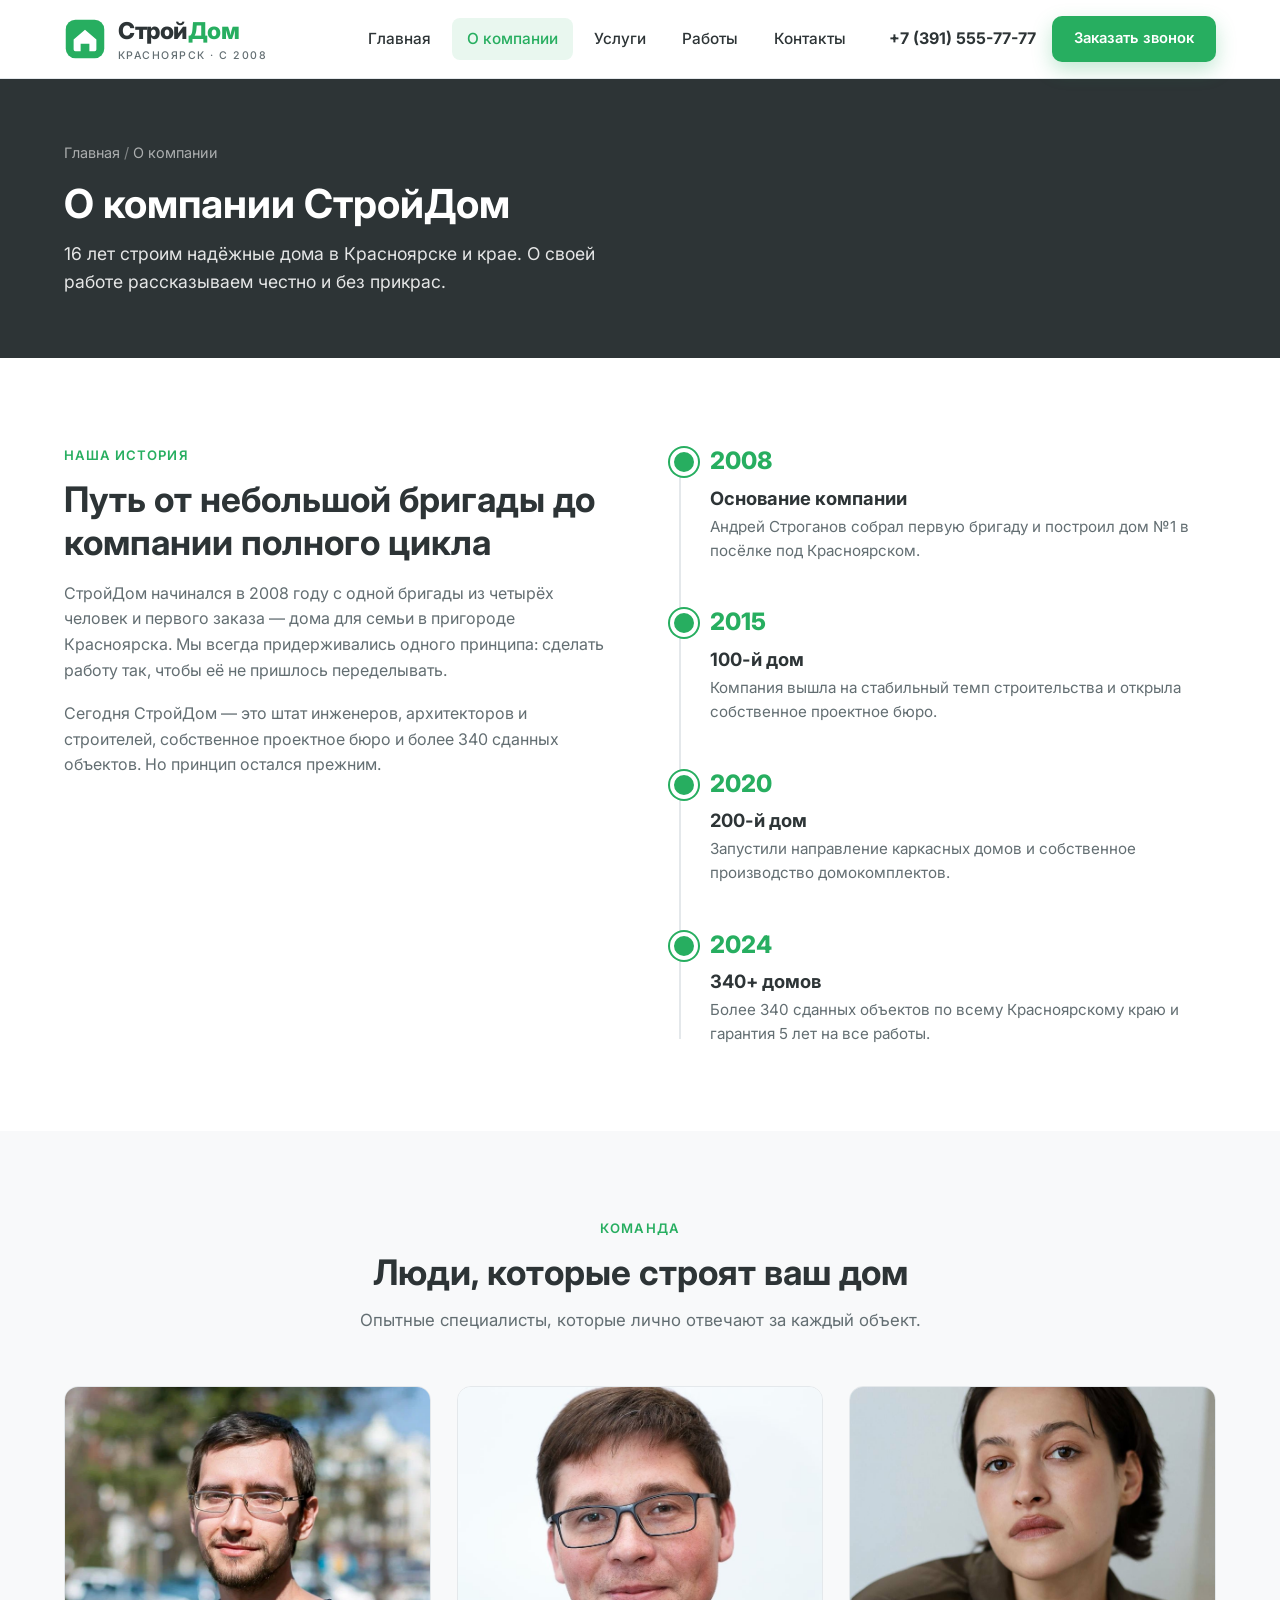
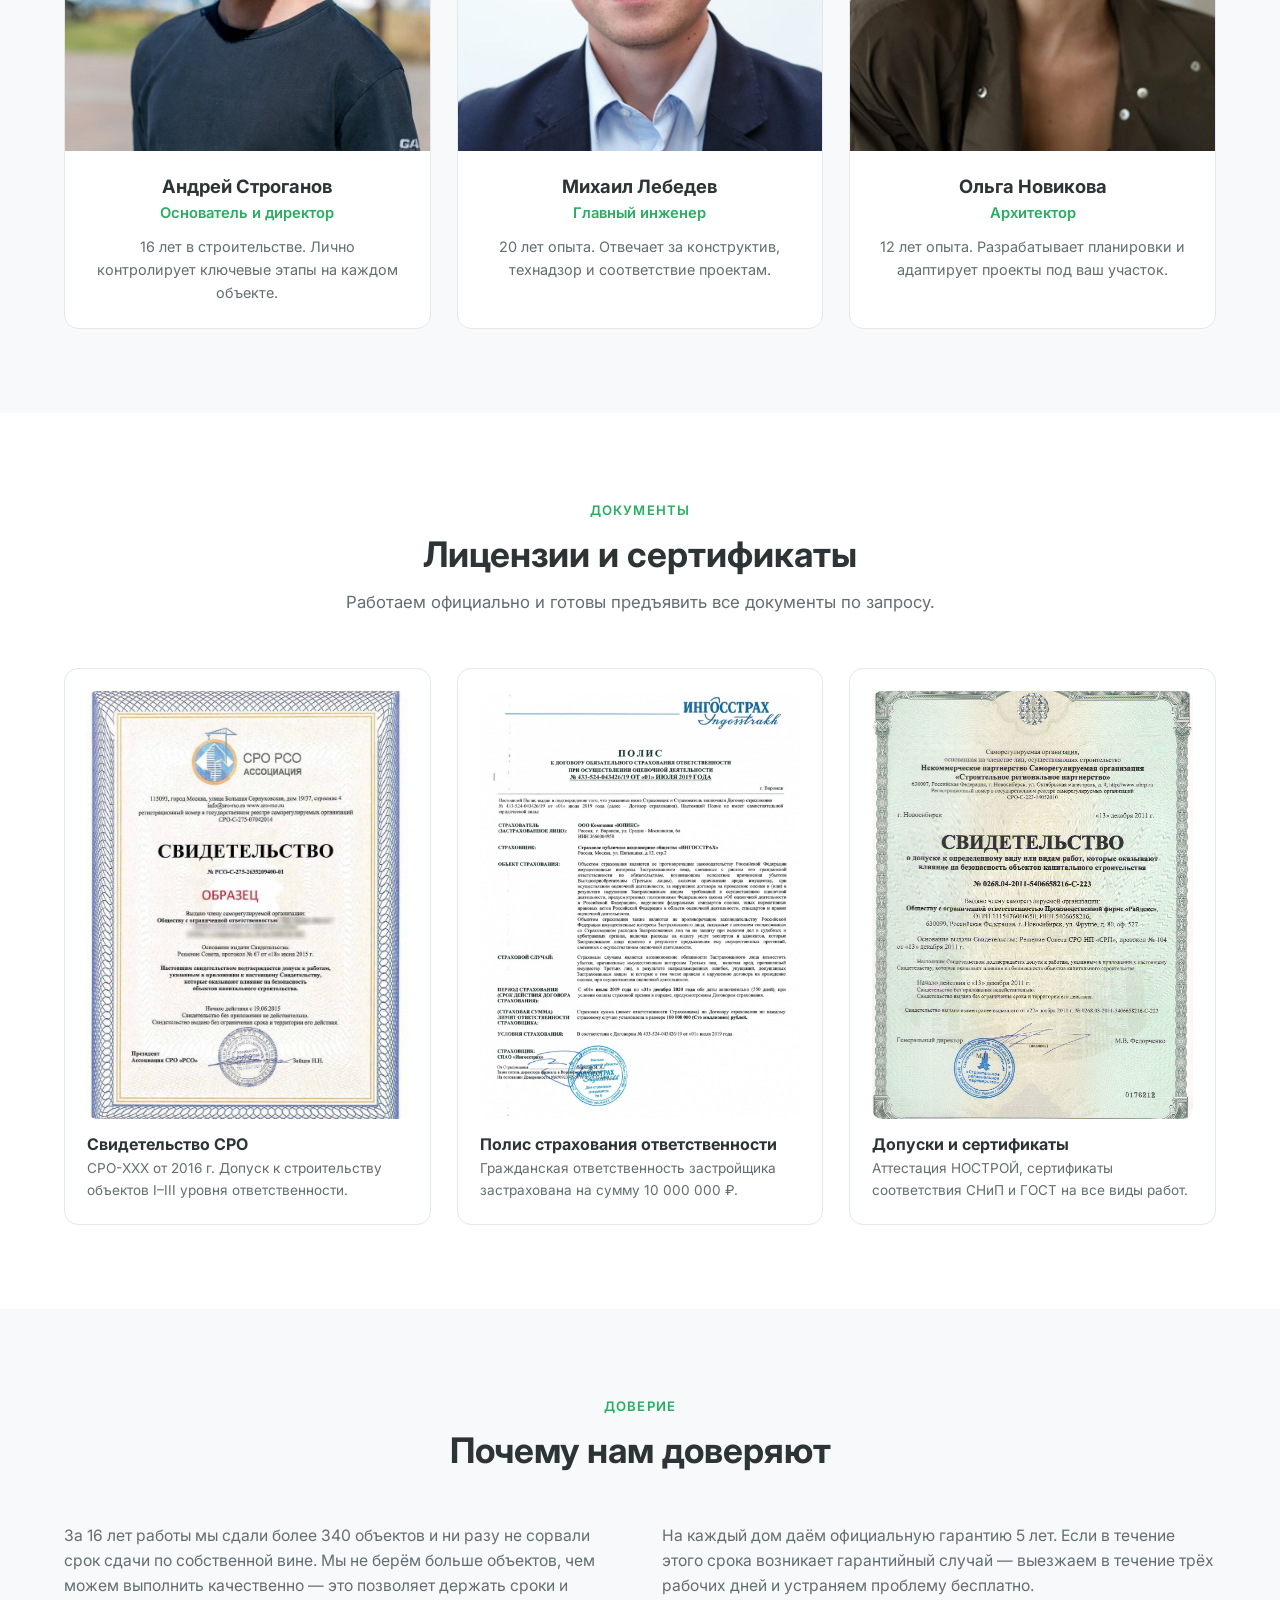
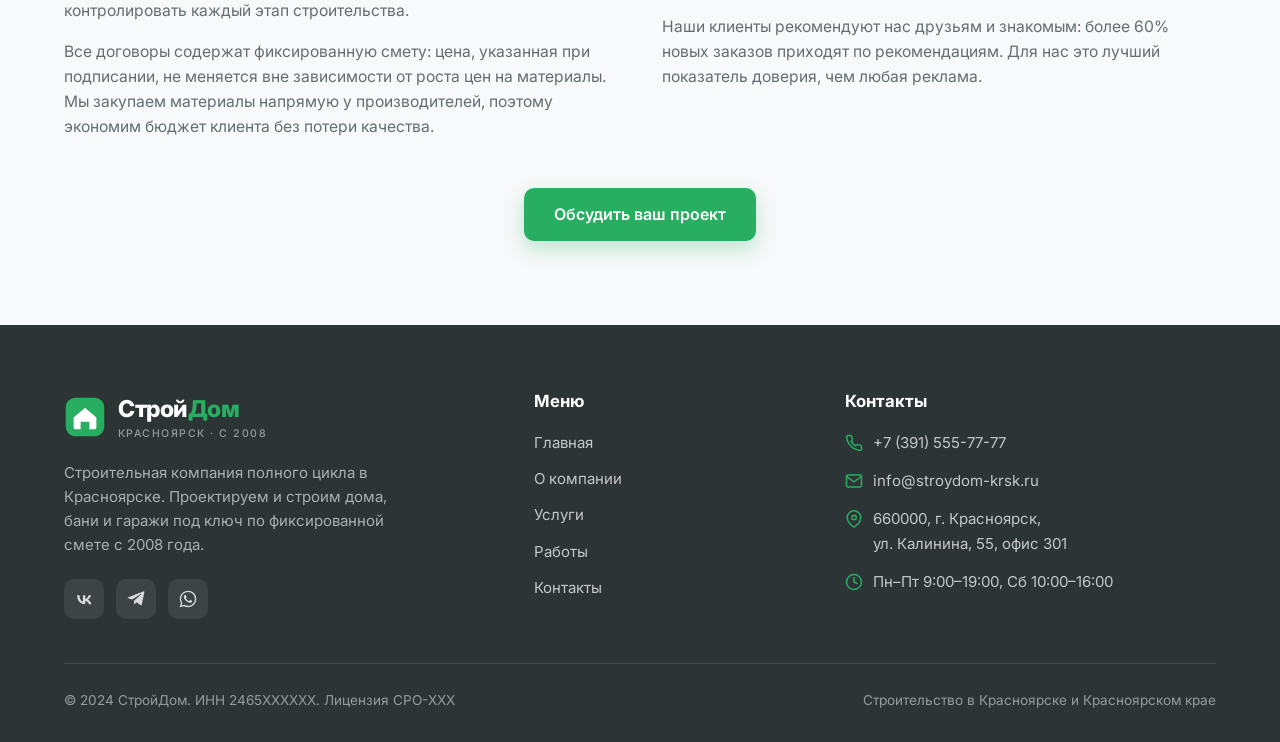
<file: about.html>
<!DOCTYPE html>
<html lang="ru">
<head>
<meta charset="UTF-8">
<meta name="viewport" content="width=device-width, initial-scale=1.0">
<title>О компании СтройДом — строительная компания в Красноярске с 2008 года</title>
<meta name="description" content="История компании СтройДом: с 2008 года построено более 340 домов в Красноярске. Команда инженеров и архитекторов, лицензии СРО и страхование ответственности.">
<link rel="preconnect" href="https://fonts.googleapis.com">
<link rel="preconnect" href="https://fonts.gstatic.com" crossorigin>
<link href="https://fonts.googleapis.com/css2?family=Inter:wght@400;500;600;700;800&display=swap" rel="stylesheet">
<link rel="stylesheet" href="style.css">
</head>
<body class="page-about">

<!-- ======================= ШАПКА ======================= -->
<header class="header">
  <div class="container header__inner">
    <a href="index.html" class="logo" aria-label="СтройДом — на главную">
      <svg width="42" height="42" viewBox="0 0 48 48" fill="none" aria-hidden="true">
        <rect x="2" y="2" width="44" height="44" rx="11" fill="#27ae60"/>
        <path d="M11 24.5L24 13.5L37 24.5V36a2 2 0 0 1-2 2h-6v-8.5h-10V38h-6a2 2 0 0 1-2-2V24.5z" fill="#ffffff"/>
      </svg>
      <span>Строй<b>Дом</b><span class="logo__sub">Красноярск · с 2008</span></span>
    </a>

    <nav class="nav" id="nav" aria-label="Основная навигация">
      <ul class="nav__list">
        <li><a href="index.html" class="nav__link">Главная</a></li>
        <li><a href="about.html" class="nav__link">О компании</a></li>
        <li><a href="services.html" class="nav__link">Услуги</a></li>
        <li><a href="projects.html" class="nav__link">Работы</a></li>
        <li><a href="contacts.html" class="nav__link">Контакты</a></li>
      </ul>
    </nav>

    <div class="header__contacts">
      <a href="tel:+73915557777" class="header__phone">+7 (391) 555-77-77</a>
      <a href="contacts.html" class="btn btn--primary btn--sm">Заказать звонок</a>
    </div>

    <button class="burger" aria-label="Открыть меню" aria-expanded="false" aria-controls="nav">
      <span></span><span></span><span></span>
    </button>
  </div>
</header>

<main>

<!-- ======================= HERO ======================= -->
<section class="hero hero--compact">
  <div class="container">
    <div class="hero__breadcrumbs"><a href="index.html">Главная</a> <span>/</span> О компании</div>
    <h1>О компании СтройДом</h1>
    <p>16 лет строим надёжные дома в Красноярске и крае. О своей работе рассказываем честно и без прикрас.</p>
  </div>
</section>

<!-- ======================= ИСТОРИЯ ======================= -->
<section class="section">
  <div class="container">
    <div class="grid grid--2" style="align-items:start; gap:60px;">
      <div class="reveal">
        <span class="eyebrow">Наша история</span>
        <h2 style="margin-bottom:18px;">Путь от небольшой бригады до компании полного цикла</h2>
        <p style="margin-bottom:18px;">СтройДом начинался в 2008 году с одной бригады из четырёх человек и первого заказа — дома для семьи в пригороде Красноярска. Мы всегда придерживались одного принципа: сделать работу так, чтобы её не пришлось переделывать.</p>
        <p>Сегодня СтройДом — это штат инженеров, архитекторов и строителей, собственное проектное бюро и более 340 сданных объектов. Но принцип остался прежним.</p>
      </div>

      <div class="timeline reveal">
        <div class="timeline__item">
          <div class="timeline__year">2008</div>
          <h3>Основание компании</h3>
          <p>Андрей Строганов собрал первую бригаду и построил дом №1 в посёлке под Красноярском.</p>
        </div>
        <div class="timeline__item">
          <div class="timeline__year">2015</div>
          <h3>100-й дом</h3>
          <p>Компания вышла на стабильный темп строительства и открыла собственное проектное бюро.</p>
        </div>
        <div class="timeline__item">
          <div class="timeline__year">2020</div>
          <h3>200-й дом</h3>
          <p>Запустили направление каркасных домов и собственное производство домокомплектов.</p>
        </div>
        <div class="timeline__item">
          <div class="timeline__year">2024</div>
          <h3>340+ домов</h3>
          <p>Более 340 сданных объектов по всему Красноярскому краю и гарантия 5 лет на все работы.</p>
        </div>
      </div>
    </div>
  </div>
</section>

<!-- ======================= КОМАНДА ======================= -->
<section class="section section--light">
  <div class="container">
    <div class="section-head reveal">
      <span class="eyebrow">Команда</span>
      <h2>Люди, которые строят ваш дом</h2>
      <p>Опытные специалисты, которые лично отвечают за каждый объект.</p>
    </div>

    <div class="grid grid--3">
      <article class="team-card reveal">
        <img src="images/rKxjwZbnIG9eqRJFJGHu-vq5sFzuDa0mSMIZhhTHUPykeYeobUr_IuvP7yOQ5biflrRFacruhjn0-N6sPnegoemGrDjXjH1SWTkviYIRB9zyKXd2NgpcdtTF-2Su1WMy.jfif" alt="Андрей Строганов, основатель компании">
        <div class="team-card__body">
          <h3>Андрей Строганов</h3>
          <div class="team-card__role">Основатель и директор</div>
          <p>16 лет в строительстве. Лично контролирует ключевые этапы на каждом объекте.</p>
        </div>
      </article>

      <article class="team-card reveal">
        <img src="images/535e5610-ba70-41b2-b.jpg" alt="Михаил Лебедев, главный инженер">
        <div class="team-card__body">
          <h3>Михаил Лебедев</h3>
          <div class="team-card__role">Главный инженер</div>
          <p>20 лет опыта. Отвечает за конструктив, технадзор и соответствие проектам.</p>
        </div>
      </article>

      <article class="team-card reveal">
        <img src="images/1865123.jpg" alt="Ольга Новикова, архитектор">
        <div class="team-card__body">
          <h3>Ольга Новикова</h3>
          <div class="team-card__role">Архитектор</div>
          <p>12 лет опыта. Разрабатывает планировки и адаптирует проекты под ваш участок.</p>
        </div>
      </article>
    </div>
  </div>
</section>

<!-- ======================= ЛИЦЕНЗИИ ======================= -->
<section class="section">
  <div class="container">
    <div class="section-head reveal">
      <span class="eyebrow">Документы</span>
      <h2>Лицензии и сертификаты</h2>
      <p>Работаем официально и готовы предъявить все документы по запросу.</p>
    </div>

    <div class="grid grid--3">
  <article class="doc-card reveal">
    <div class="doc-card__img">
      <img src="images/gost-statja-2-1.jpg" alt="Свидетельство СРО" loading="lazy">
    </div>
    <h3>Свидетельство СРО</h3>
    <p>СРО-XXX от 2016 г. Допуск к строительству объектов I–III уровня ответственности.</p>
  </article>

  <article class="doc-card reveal">
    <div class="doc-card__img">
      <img src="images/6962e607b8f452da596db34d2dcc696c.jpg" alt="Полис страхования ответственности" loading="lazy">
    </div>
    <h3>Полис страхования ответственности</h3>
    <p>Гражданская ответственность застройщика застрахована на сумму 10 000 000 ₽.</p>
  </article>

  <article class="doc-card reveal">
    <div class="doc-card__img">
      <img src="images/СРО - 1 scan 1.jpg" alt="Допуски и сертификаты" loading="lazy">
    </div>
    <h3>Допуски и сертификаты</h3>
    <p>Аттестация НОСТРОЙ, сертификаты соответствия СНиП и ГОСТ на все виды работ.</p>
  </article>
</div>
  </div>
</section>

<!-- ======================= ПОЧЕМУ ДОВЕРЯЮТ ======================= -->
<section class="section section--light">
  <div class="container">
    <div class="section-head reveal">
      <span class="eyebrow">Доверие</span>
      <h2>Почему нам доверяют</h2>
    </div>
    <div class="two-col reveal">
      <p>За 16 лет работы мы сдали более 340 объектов и ни разу не сорвали срок сдачи по собственной вине. Мы не берём больше объектов, чем можем выполнить качественно — это позволяет держать сроки и контролировать каждый этап строительства.</p>
      <p>Все договоры содержат фиксированную смету: цена, указанная при подписании, не меняется вне зависимости от роста цен на материалы. Мы закупаем материалы напрямую у производителей, поэтому экономим бюджет клиента без потери качества.</p>
      <p>На каждый дом даём официальную гарантию 5 лет. Если в течение этого срока возникает гарантийный случай — выезжаем в течение трёх рабочих дней и устраняем проблему бесплатно.</p>
      <p>Наши клиенты рекомендуют нас друзьям и знакомым: более 60% новых заказов приходят по рекомендациям. Для нас это лучший показатель доверия, чем любая реклама.</p>
    </div>

    <div style="text-align:center; margin-top:48px;" class="reveal">
      <a href="contacts.html" class="btn btn--primary">Обсудить ваш проект</a>
    </div>
  </div>
</section>

</main>

<!-- ======================= ПОДВАЛ ======================= -->
<footer class="footer">
  <div class="container">
    <div class="footer__top">
      <div class="footer__brand">
        <a href="index.html" class="logo">
          <svg width="42" height="42" viewBox="0 0 48 48" fill="none" aria-hidden="true">
            <rect x="2" y="2" width="44" height="44" rx="11" fill="#27ae60"/>
            <path d="M11 24.5L24 13.5L37 24.5V36a2 2 0 0 1-2 2h-6v-8.5h-10V38h-6a2 2 0 0 1-2-2V24.5z" fill="#ffffff"/>
          </svg>
          <span>Строй<b>Дом</b><span class="logo__sub">Красноярск · с 2008</span></span>
        </a>
        <p>Строительная компания полного цикла в Красноярске. Проектируем и строим дома, бани и гаражи под ключ по фиксированной смете с 2008 года.</p>
        <div class="socials">
          <a href="#" aria-label="ВКонтакте">
            <svg width="20" height="20" viewBox="0 0 24 24" fill="currentColor"><path d="M13.16 18.2c-5.9 0-9.27-4.04-9.41-10.77h2.96c.1 4.94 2.27 7.03 4 7.46V7.43h2.79v4.26c1.7-.18 3.5-2.12 4.1-4.26h2.79c-.46 2.63-2.4 4.57-3.78 5.37 1.37.65 3.58 2.34 4.42 5.4h-3.07c-.65-2.03-2.28-3.6-4.46-3.82v3.82h-.34z"/></svg>
          </a>
          <a href="#" aria-label="Telegram">
            <svg width="20" height="20" viewBox="0 0 24 24" fill="currentColor"><path d="M21.94 4.3l-3.02 14.26c-.23 1.01-.82 1.26-1.67.78l-4.6-3.39-2.22 2.14c-.25.24-.45.45-.92.45l.33-4.67 8.5-7.68c.37-.33-.08-.51-.57-.18l-10.5 6.62-4.53-1.42c-.98-.31-1-.98.2-1.46l17.7-6.83c.82-.3 1.54.2 1.3 1.38z"/></svg>
          </a>
          <a href="#" aria-label="WhatsApp">
            <svg width="20" height="20" viewBox="0 0 24 24" fill="currentColor"><path d="M12.04 2C6.58 2 2.13 6.45 2.13 11.91c0 1.75.46 3.46 1.32 4.96L2 22l5.25-1.38a9.9 9.9 0 0 0 4.79 1.22h.01c5.46 0 9.9-4.45 9.9-9.91 0-2.65-1.03-5.14-2.9-7.01A9.82 9.82 0 0 0 12.04 2zm0 18.13h-.01a8.2 8.2 0 0 1-4.19-1.15l-.3-.18-3.12.82.83-3.04-.2-.31a8.2 8.2 0 0 1-1.26-4.36c0-4.54 3.7-8.23 8.25-8.23a8.2 8.2 0 0 1 5.83 2.41 8.18 8.18 0 0 1 2.41 5.83c0 4.54-3.7 8.21-8.24 8.21zm4.52-6.16c-.25-.12-1.47-.72-1.69-.81-.23-.08-.39-.12-.56.13-.17.24-.64.81-.79.97-.14.17-.29.19-.54.06-.25-.12-1.05-.39-1.99-1.23-.74-.66-1.23-1.47-1.38-1.72-.14-.25-.01-.38.11-.51.11-.11.25-.29.37-.44.12-.14.17-.24.25-.41.08-.17.04-.31-.02-.44-.06-.12-.56-1.34-.76-1.84-.2-.48-.4-.42-.56-.43h-.48c-.17 0-.43.06-.66.31-.22.25-.86.85-.86 2.07 0 1.22.89 2.4 1.01 2.56.12.17 1.75 2.67 4.23 3.74.59.26 1.05.41 1.41.52.59.19 1.13.16 1.56.1.48-.07 1.47-.6 1.68-1.18.21-.58.21-1.07.14-1.18-.06-.11-.22-.17-.47-.29z"/></svg>
          </a>
        </div>
      </div>

      <div>
        <h4>Меню</h4>
        <ul class="footer__menu">
          <li><a href="index.html">Главная</a></li>
          <li><a href="about.html">О компании</a></li>
          <li><a href="services.html">Услуги</a></li>
          <li><a href="projects.html">Работы</a></li>
          <li><a href="contacts.html">Контакты</a></li>
        </ul>
      </div>

      <div>
        <h4>Контакты</h4>
        <ul class="footer__contacts">
          <li>
            <svg width="18" height="18" viewBox="0 0 24 24" fill="none" stroke="currentColor" stroke-width="2" stroke-linecap="round"><path d="M22 16.92v3a2 2 0 0 1-2.18 2 19.79 19.79 0 0 1-8.63-3.07 19.5 19.5 0 0 1-6-6A19.79 19.79 0 0 1 2.12 4.18 2 2 0 0 1 4.11 2h3a2 2 0 0 1 2 1.72c.13.96.36 1.9.7 2.81a2 2 0 0 1-.45 2.11L8.09 9.91a16 16 0 0 0 6 6l1.27-1.27a2 2 0 0 1 2.11-.45c.9.34 1.85.57 2.81.7A2 2 0 0 1 22 16.92z"/></svg>
            <a href="tel:+73915557777">+7 (391) 555-77-77</a>
          </li>
          <li>
            <svg width="18" height="18" viewBox="0 0 24 24" fill="none" stroke="currentColor" stroke-width="2" stroke-linecap="round"><path d="M4 4h16a2 2 0 0 1 2 2v12a2 2 0 0 1-2 2H4a2 2 0 0 1-2-2V6a2 2 0 0 1 2-2z"/><polyline points="22,6 12,13 2,6"/></svg>
            <a href="mailto:info@stroydom-krsk.ru">info@stroydom-krsk.ru</a>
          </li>
          <li>
            <svg width="18" height="18" viewBox="0 0 24 24" fill="none" stroke="currentColor" stroke-width="2" stroke-linecap="round"><path d="M21 10c0 7-9 13-9 13s-9-6-9-13a9 9 0 0 1 18 0z"/><circle cx="12" cy="10" r="3"/></svg>
            <span>660000, г. Красноярск,<br>ул. Калинина, 55, офис 301</span>
          </li>
          <li>
            <svg width="18" height="18" viewBox="0 0 24 24" fill="none" stroke="currentColor" stroke-width="2" stroke-linecap="round"><circle cx="12" cy="12" r="10"/><polyline points="12 6 12 12 16 14"/></svg>
            <span>Пн–Пт 9:00–19:00, Сб 10:00–16:00</span>
          </li>
        </ul>
      </div>
    </div>

    <div class="footer__bottom">
      <span>© 2024 СтройДом. ИНН 2465XXXXXX. Лицензия СРО-XXX</span>
      <span>Строительство в Красноярске и Красноярском крае</span>
    </div>
  </div>
</footer>

<script src="script.js"></script>
</body>
</html>
</file>
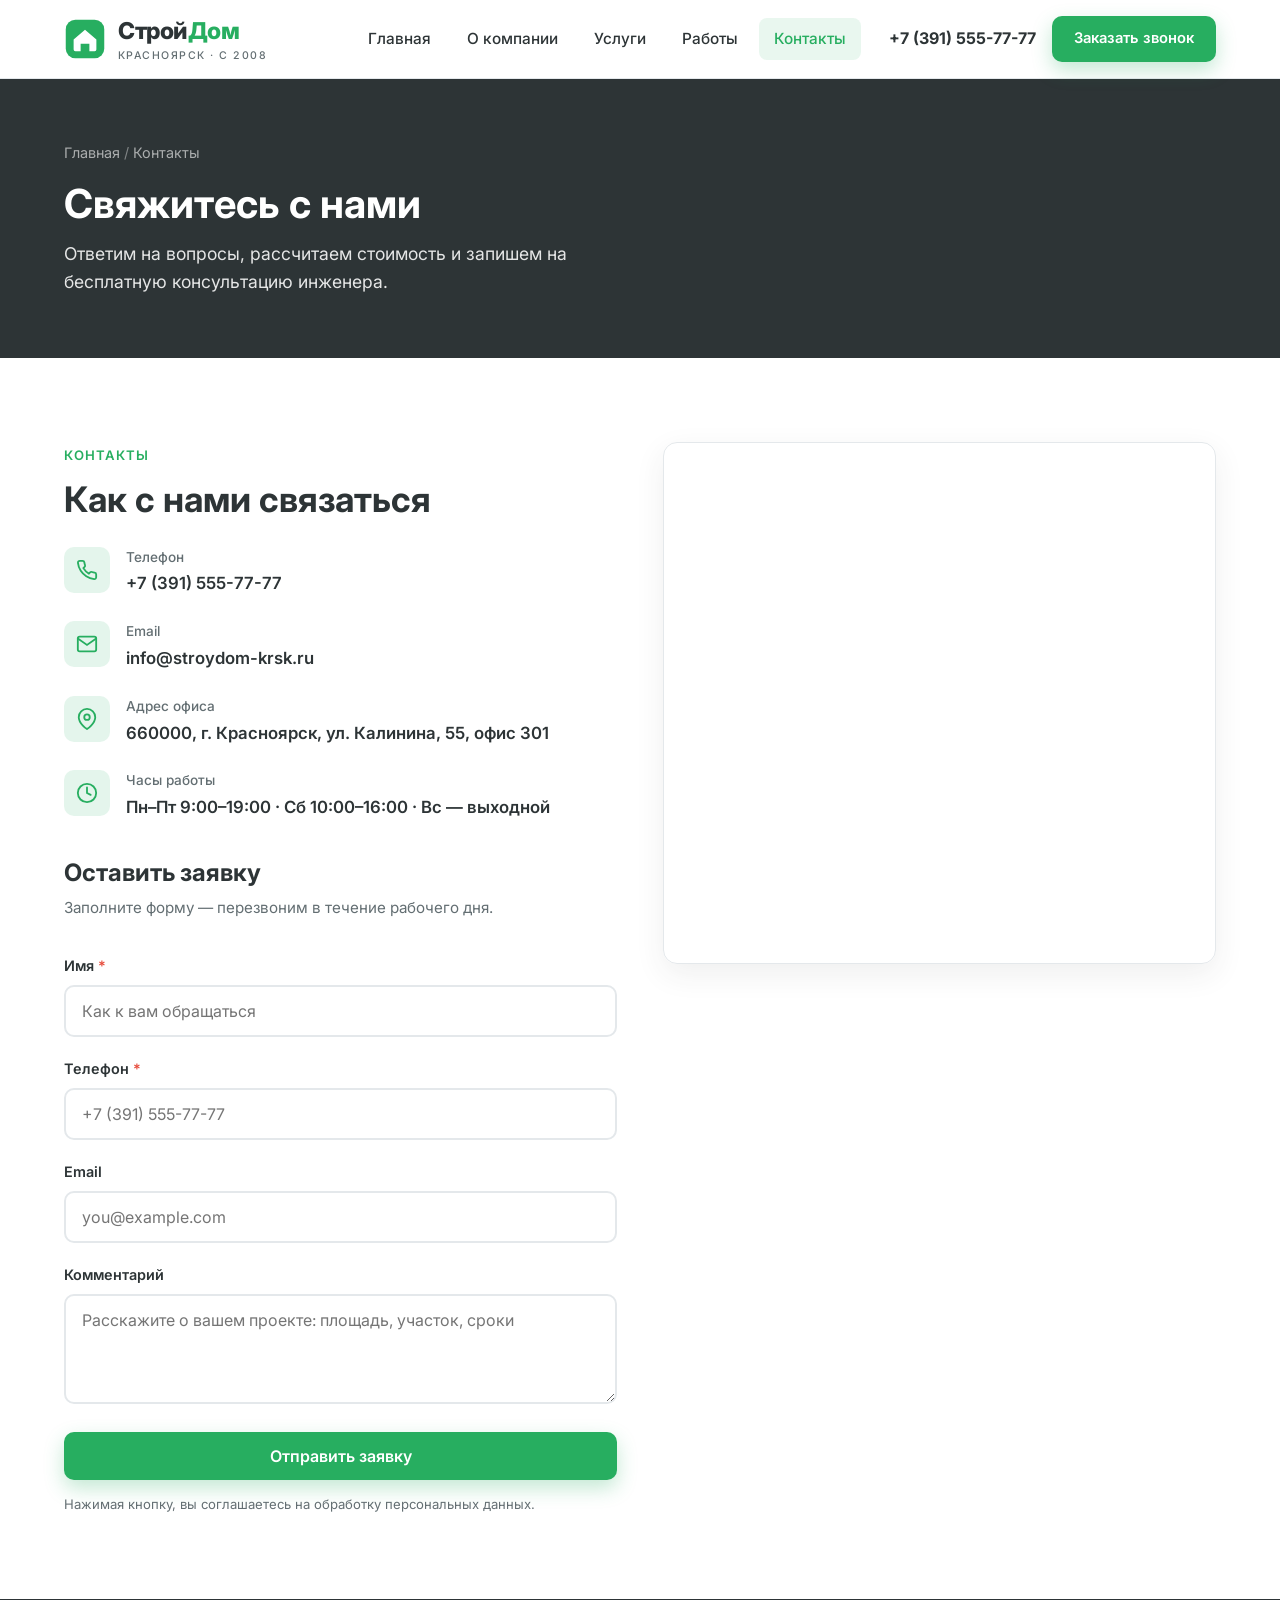
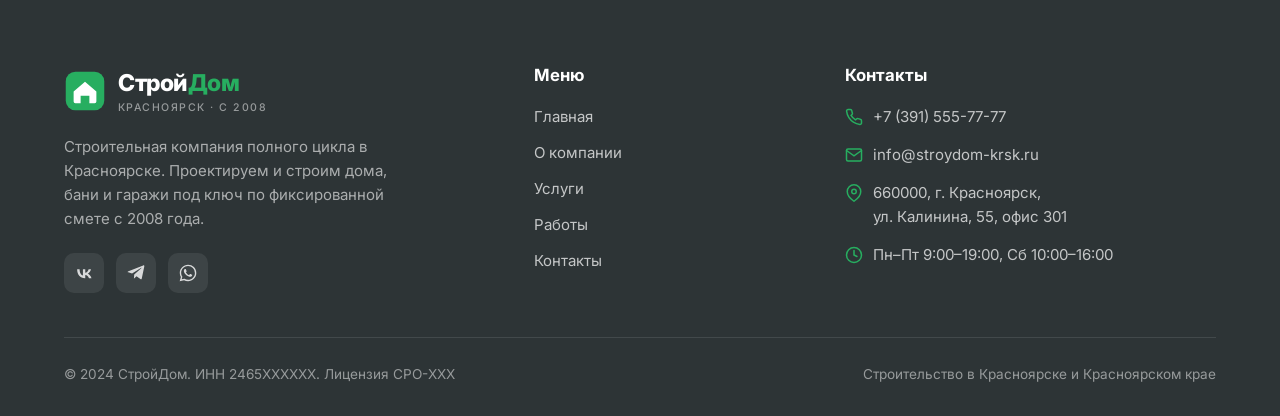
<file: contacts.html>
<!DOCTYPE html>
<html lang="ru">
<head>
<meta charset="UTF-8">
<meta name="viewport" content="width=device-width, initial-scale=1.0">
<title>Контакты — СтройДом, строительная компания в Красноярске</title>
<meta name="description" content="Контакты строительной компании СтройДом в Красноярске: телефон +7 (391) 555-77-77, email, офис на ул. Калинина, 55. Форма заявки на расчёт стоимости дома.">
<link rel="preconnect" href="https://fonts.googleapis.com">
<link rel="preconnect" href="https://fonts.gstatic.com" crossorigin>
<link href="https://fonts.googleapis.com/css2?family=Inter:wght@400;500;600;700;800&display=swap" rel="stylesheet">
<link rel="stylesheet" href="style.css">
</head>
<body class="page-contacts">

<!-- ======================= ШАПКА ======================= -->
<header class="header">
  <div class="container header__inner">
    <a href="index.html" class="logo" aria-label="СтройДом — на главную">
      <svg width="42" height="42" viewBox="0 0 48 48" fill="none" aria-hidden="true">
        <rect x="2" y="2" width="44" height="44" rx="11" fill="#27ae60"/>
        <path d="M11 24.5L24 13.5L37 24.5V36a2 2 0 0 1-2 2h-6v-8.5h-10V38h-6a2 2 0 0 1-2-2V24.5z" fill="#ffffff"/>
      </svg>
      <span>Строй<b>Дом</b><span class="logo__sub">Красноярск · с 2008</span></span>
    </a>

    <nav class="nav" id="nav" aria-label="Основная навигация">
      <ul class="nav__list">
        <li><a href="index.html" class="nav__link">Главная</a></li>
        <li><a href="about.html" class="nav__link">О компании</a></li>
        <li><a href="services.html" class="nav__link">Услуги</a></li>
        <li><a href="projects.html" class="nav__link">Работы</a></li>
        <li><a href="contacts.html" class="nav__link">Контакты</a></li>
      </ul>
    </nav>

    <div class="header__contacts">
      <a href="tel:+73915557777" class="header__phone">+7 (391) 555-77-77</a>
      <a href="contacts.html" class="btn btn--primary btn--sm">Заказать звонок</a>
    </div>

    <button class="burger" aria-label="Открыть меню" aria-expanded="false" aria-controls="nav">
      <span></span><span></span><span></span>
    </button>
  </div>
</header>

<main>

<!-- ======================= HERO ======================= -->
<section class="hero hero--compact">
  <div class="container">
    <div class="hero__breadcrumbs"><a href="index.html">Главная</a> <span>/</span> Контакты</div>
    <h1>Свяжитесь с нами</h1>
    <p>Ответим на вопросы, рассчитаем стоимость и запишем на бесплатную консультацию инженера.</p>
  </div>
</section>

<!-- ======================= КОНТАКТЫ + ФОРМА + КАРТА ======================= -->
<section class="section">
  <div class="container">
    <div class="contacts-grid">

      <!-- Левая колонка: контакты + форма -->
      <div class="reveal">
        <span class="eyebrow">Контакты</span>
        <h2 style="margin-bottom:26px;">Как с нами связаться</h2>

        <div class="contact-item">
          <div class="contact-item__icon">
            <svg width="22" height="22" viewBox="0 0 24 24" fill="none" stroke="currentColor" stroke-width="2" stroke-linecap="round"><path d="M22 16.92v3a2 2 0 0 1-2.18 2 19.79 19.79 0 0 1-8.63-3.07 19.5 19.5 0 0 1-6-6A19.79 19.79 0 0 1 2.12 4.18 2 2 0 0 1 4.11 2h3a2 2 0 0 1 2 1.72c.13.96.36 1.9.7 2.81a2 2 0 0 1-.45 2.11L8.09 9.91a16 16 0 0 0 6 6l1.27-1.27a2 2 0 0 1 2.11-.45c.9.34 1.85.57 2.81.7A2 2 0 0 1 22 16.92z"/></svg>
          </div>
          <div><b>Телефон</b><a href="tel:+73915557777">+7 (391) 555-77-77</a></div>
        </div>

        <div class="contact-item">
          <div class="contact-item__icon">
            <svg width="22" height="22" viewBox="0 0 24 24" fill="none" stroke="currentColor" stroke-width="2" stroke-linecap="round"><path d="M4 4h16a2 2 0 0 1 2 2v12a2 2 0 0 1-2 2H4a2 2 0 0 1-2-2V6a2 2 0 0 1 2-2z"/><polyline points="22,6 12,13 2,6"/></svg>
          </div>
          <div><b>Email</b><a href="mailto:info@stroydom-krsk.ru">info@stroydom-krsk.ru</a></div>
        </div>

        <div class="contact-item">
          <div class="contact-item__icon">
            <svg width="22" height="22" viewBox="0 0 24 24" fill="none" stroke="currentColor" stroke-width="2" stroke-linecap="round"><path d="M21 10c0 7-9 13-9 13s-9-6-9-13a9 9 0 0 1 18 0z"/><circle cx="12" cy="10" r="3"/></svg>
          </div>
          <div><b>Адрес офиса</b><span>660000, г. Красноярск, ул. Калинина, 55, офис 301</span></div>
        </div>

        <div class="contact-item">
          <div class="contact-item__icon">
            <svg width="22" height="22" viewBox="0 0 24 24" fill="none" stroke="currentColor" stroke-width="2" stroke-linecap="round"><circle cx="12" cy="12" r="10"/><polyline points="12 6 12 12 16 14"/></svg>
          </div>
          <div><b>Часы работы</b><span>Пн–Пт 9:00–19:00 · Сб 10:00–16:00 · Вс — выходной</span></div>
        </div>

        <!-- Форма -->
        <h2 style="margin:38px 0 8px; font-size:1.5rem;">Оставить заявку</h2>
        <p style="font-size:0.95rem;">Заполните форму — перезвоним в течение рабочего дня.</p>

        <form class="form form--validate" action="https://formspree.io/f/placeholder" method="POST">
          <div class="form__group">
            <label for="name">Имя <span class="req">*</span></label>
            <input type="text" id="name" name="name" placeholder="Как к вам обращаться" required>
            <div class="form__error"></div>
          </div>

          <div class="form__group">
            <label for="phone">Телефон <span class="req">*</span></label>
            <input type="tel" id="phone" name="phone" placeholder="+7 (391) 555-77-77" required>
            <div class="form__error"></div>
          </div>

          <div class="form__group">
            <label for="email">Email</label>
            <input type="email" id="email" name="email" placeholder="you@example.com">
            <div class="form__error"></div>
          </div>

          <div class="form__group">
            <label for="comment">Комментарий</label>
            <textarea id="comment" name="comment" placeholder="Расскажите о вашем проекте: площадь, участок, сроки"></textarea>
          </div>

          <button type="submit" class="btn btn--primary" style="width:100%;">Отправить заявку</button>
          <p class="form__note">Нажимая кнопку, вы соглашаетесь на обработку персональных данных.</p>
          <div class="form__success">Спасибо! Заявка отправлена — мы перезвоним вам в течение рабочего дня.</div>
        </form>
      </div>

      <!-- Правая колонка: карта -->
      <div class="reveal">
        <div class="map-wrap">
          <iframe
            src="https://yandex.ru/map-widget/v1/?text=%D0%9A%D1%80%D0%B0%D1%81%D0%BD%D0%BE%D1%8F%D1%80%D1%81%D0%BA%2C%20%D1%83%D0%BB%D0%B8%D1%86%D0%B0%20%D0%9A%D0%B0%D0%BB%D0%B8%D0%BD%D0%B8%D0%BD%D0%B0%2C%2055&z=16"
            title="СтройДом на карте — ул. Калинина, 55, Красноярск"
            loading="lazy"
            allowfullscreen>
          </iframe>
        </div>
      </div>

    </div>
  </div>
</section>

</main>

<!-- ======================= ПОДВАЛ ======================= -->
<footer class="footer">
  <div class="container">
    <div class="footer__top">
      <div class="footer__brand">
        <a href="index.html" class="logo">
          <svg width="42" height="42" viewBox="0 0 48 48" fill="none" aria-hidden="true">
            <rect x="2" y="2" width="44" height="44" rx="11" fill="#27ae60"/>
            <path d="M11 24.5L24 13.5L37 24.5V36a2 2 0 0 1-2 2h-6v-8.5h-10V38h-6a2 2 0 0 1-2-2V24.5z" fill="#ffffff"/>
          </svg>
          <span>Строй<b>Дом</b><span class="logo__sub">Красноярск · с 2008</span></span>
        </a>
        <p>Строительная компания полного цикла в Красноярске. Проектируем и строим дома, бани и гаражи под ключ по фиксированной смете с 2008 года.</p>
        <div class="socials">
          <a href="#" aria-label="ВКонтакте">
            <svg width="20" height="20" viewBox="0 0 24 24" fill="currentColor"><path d="M13.16 18.2c-5.9 0-9.27-4.04-9.41-10.77h2.96c.1 4.94 2.27 7.03 4 7.46V7.43h2.79v4.26c1.7-.18 3.5-2.12 4.1-4.26h2.79c-.46 2.63-2.4 4.57-3.78 5.37 1.37.65 3.58 2.34 4.42 5.4h-3.07c-.65-2.03-2.28-3.6-4.46-3.82v3.82h-.34z"/></svg>
          </a>
          <a href="#" aria-label="Telegram">
            <svg width="20" height="20" viewBox="0 0 24 24" fill="currentColor"><path d="M21.94 4.3l-3.02 14.26c-.23 1.01-.82 1.26-1.67.78l-4.6-3.39-2.22 2.14c-.25.24-.45.45-.92.45l.33-4.67 8.5-7.68c.37-.33-.08-.51-.57-.18l-10.5 6.62-4.53-1.42c-.98-.31-1-.98.2-1.46l17.7-6.83c.82-.3 1.54.2 1.3 1.38z"/></svg>
          </a>
          <a href="#" aria-label="WhatsApp">
            <svg width="20" height="20" viewBox="0 0 24 24" fill="currentColor"><path d="M12.04 2C6.58 2 2.13 6.45 2.13 11.91c0 1.75.46 3.46 1.32 4.96L2 22l5.25-1.38a9.9 9.9 0 0 0 4.79 1.22h.01c5.46 0 9.9-4.45 9.9-9.91 0-2.65-1.03-5.14-2.9-7.01A9.82 9.82 0 0 0 12.04 2zm0 18.13h-.01a8.2 8.2 0 0 1-4.19-1.15l-.3-.18-3.12.82.83-3.04-.2-.31a8.2 8.2 0 0 1-1.26-4.36c0-4.54 3.7-8.23 8.25-8.23a8.2 8.2 0 0 1 5.83 2.41 8.18 8.18 0 0 1 2.41 5.83c0 4.54-3.7 8.21-8.24 8.21zm4.52-6.16c-.25-.12-1.47-.72-1.69-.81-.23-.08-.39-.12-.56.13-.17.24-.64.81-.79.97-.14.17-.29.19-.54.06-.25-.12-1.05-.39-1.99-1.23-.74-.66-1.23-1.47-1.38-1.72-.14-.25-.01-.38.11-.51.11-.11.25-.29.37-.44.12-.14.17-.24.25-.41.08-.17.04-.31-.02-.44-.06-.12-.56-1.34-.76-1.84-.2-.48-.4-.42-.56-.43h-.48c-.17 0-.43.06-.66.31-.22.25-.86.85-.86 2.07 0 1.22.89 2.4 1.01 2.56.12.17 1.75 2.67 4.23 3.74.59.26 1.05.41 1.41.52.59.19 1.13.16 1.56.1.48-.07 1.47-.6 1.68-1.18.21-.58.21-1.07.14-1.18-.06-.11-.22-.17-.47-.29z"/></svg>
          </a>
        </div>
      </div>

      <div>
        <h4>Меню</h4>
        <ul class="footer__menu">
          <li><a href="index.html">Главная</a></li>
          <li><a href="about.html">О компании</a></li>
          <li><a href="services.html">Услуги</a></li>
          <li><a href="projects.html">Работы</a></li>
          <li><a href="contacts.html">Контакты</a></li>
        </ul>
      </div>

      <div>
        <h4>Контакты</h4>
        <ul class="footer__contacts">
          <li>
            <svg width="18" height="18" viewBox="0 0 24 24" fill="none" stroke="currentColor" stroke-width="2" stroke-linecap="round"><path d="M22 16.92v3a2 2 0 0 1-2.18 2 19.79 19.79 0 0 1-8.63-3.07 19.5 19.5 0 0 1-6-6A19.79 19.79 0 0 1 2.12 4.18 2 2 0 0 1 4.11 2h3a2 2 0 0 1 2 1.72c.13.96.36 1.9.7 2.81a2 2 0 0 1-.45 2.11L8.09 9.91a16 16 0 0 0 6 6l1.27-1.27a2 2 0 0 1 2.11-.45c.9.34 1.85.57 2.81.7A2 2 0 0 1 22 16.92z"/></svg>
            <a href="tel:+73915557777">+7 (391) 555-77-77</a>
          </li>
          <li>
            <svg width="18" height="18" viewBox="0 0 24 24" fill="none" stroke="currentColor" stroke-width="2" stroke-linecap="round"><path d="M4 4h16a2 2 0 0 1 2 2v12a2 2 0 0 1-2 2H4a2 2 0 0 1-2-2V6a2 2 0 0 1 2-2z"/><polyline points="22,6 12,13 2,6"/></svg>
            <a href="mailto:info@stroydom-krsk.ru">info@stroydom-krsk.ru</a>
          </li>
          <li>
            <svg width="18" height="18" viewBox="0 0 24 24" fill="none" stroke="currentColor" stroke-width="2" stroke-linecap="round"><path d="M21 10c0 7-9 13-9 13s-9-6-9-13a9 9 0 0 1 18 0z"/><circle cx="12" cy="10" r="3"/></svg>
            <span>660000, г. Красноярск,<br>ул. Калинина, 55, офис 301</span>
          </li>
          <li>
            <svg width="18" height="18" viewBox="0 0 24 24" fill="none" stroke="currentColor" stroke-width="2" stroke-linecap="round"><circle cx="12" cy="12" r="10"/><polyline points="12 6 12 12 16 14"/></svg>
            <span>Пн–Пт 9:00–19:00, Сб 10:00–16:00</span>
          </li>
        </ul>
      </div>
    </div>

    <div class="footer__bottom">
      <span>© 2024 СтройДом. ИНН 2465XXXXXX. Лицензия СРО-XXX</span>
      <span>Строительство в Красноярске и Красноярском крае</span>
    </div>
  </div>
</footer>

<script src="script.js"></script>
</body>
</html>
</file>
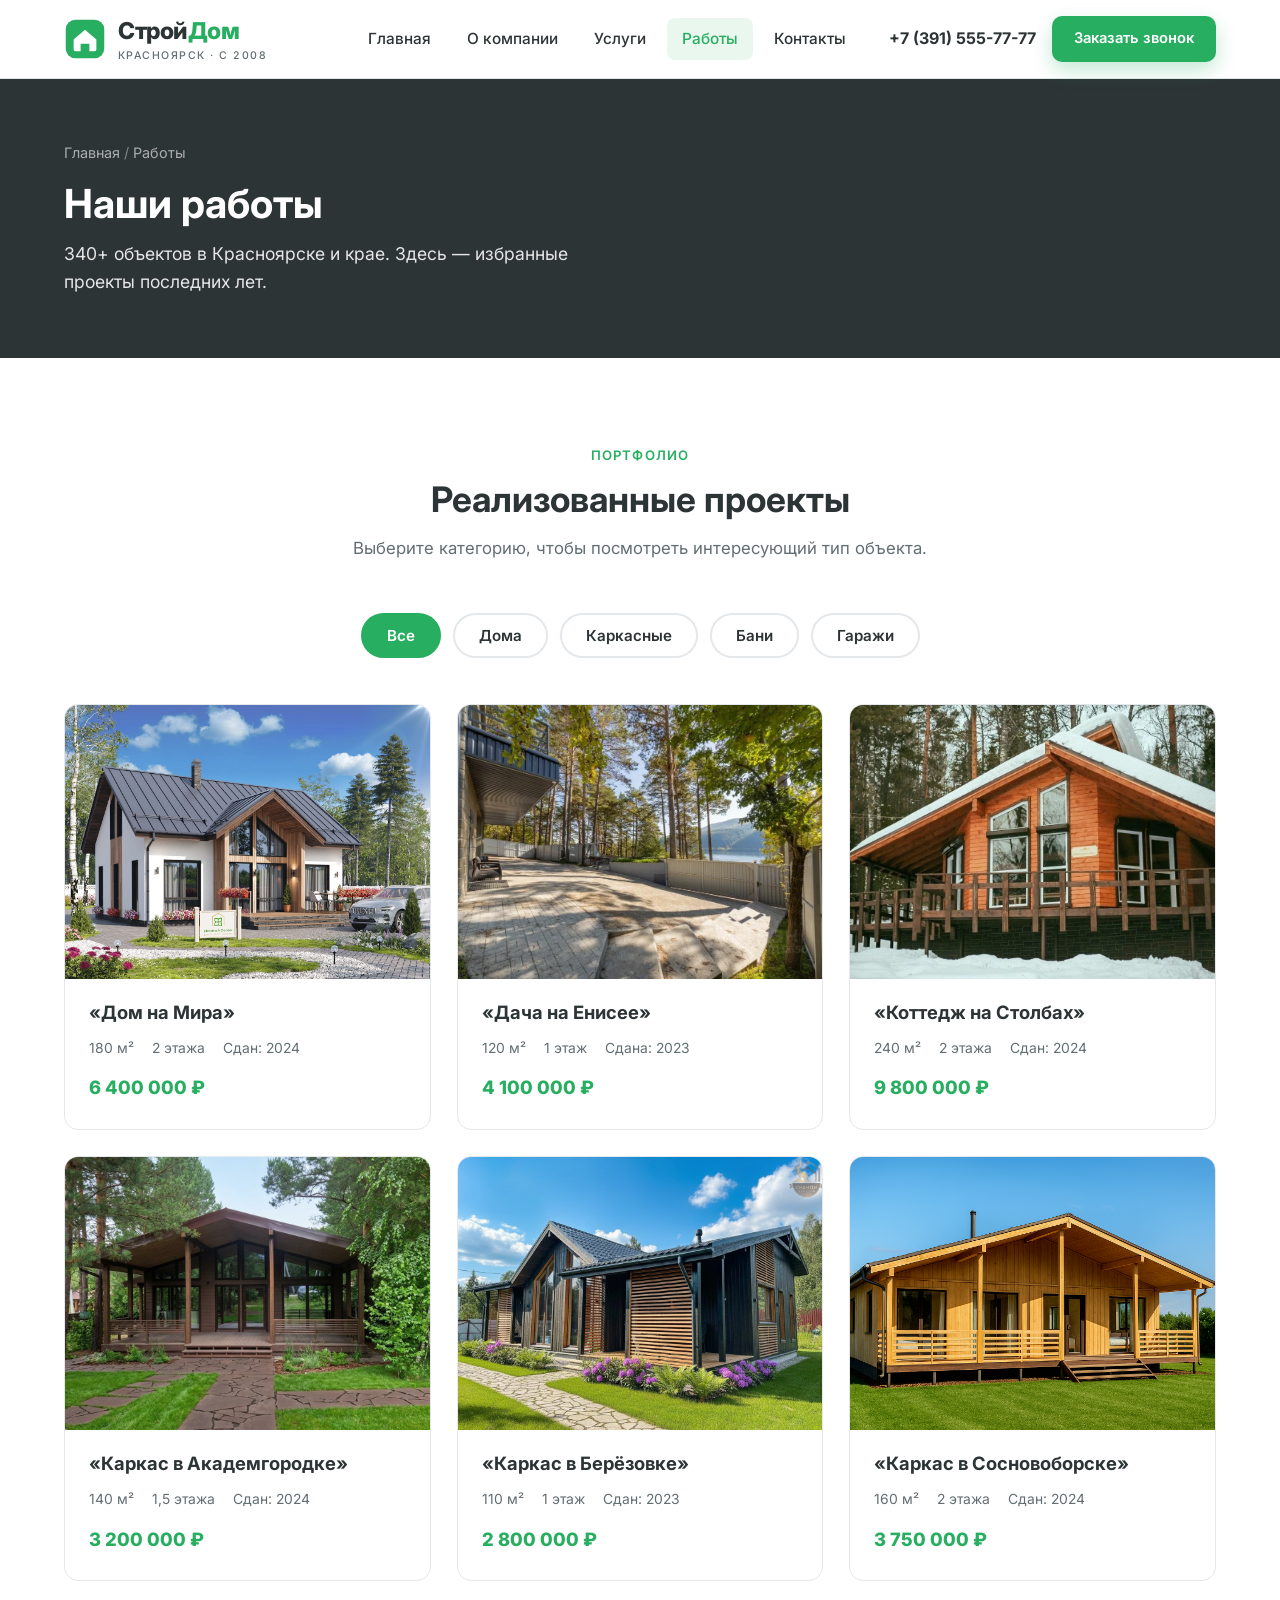
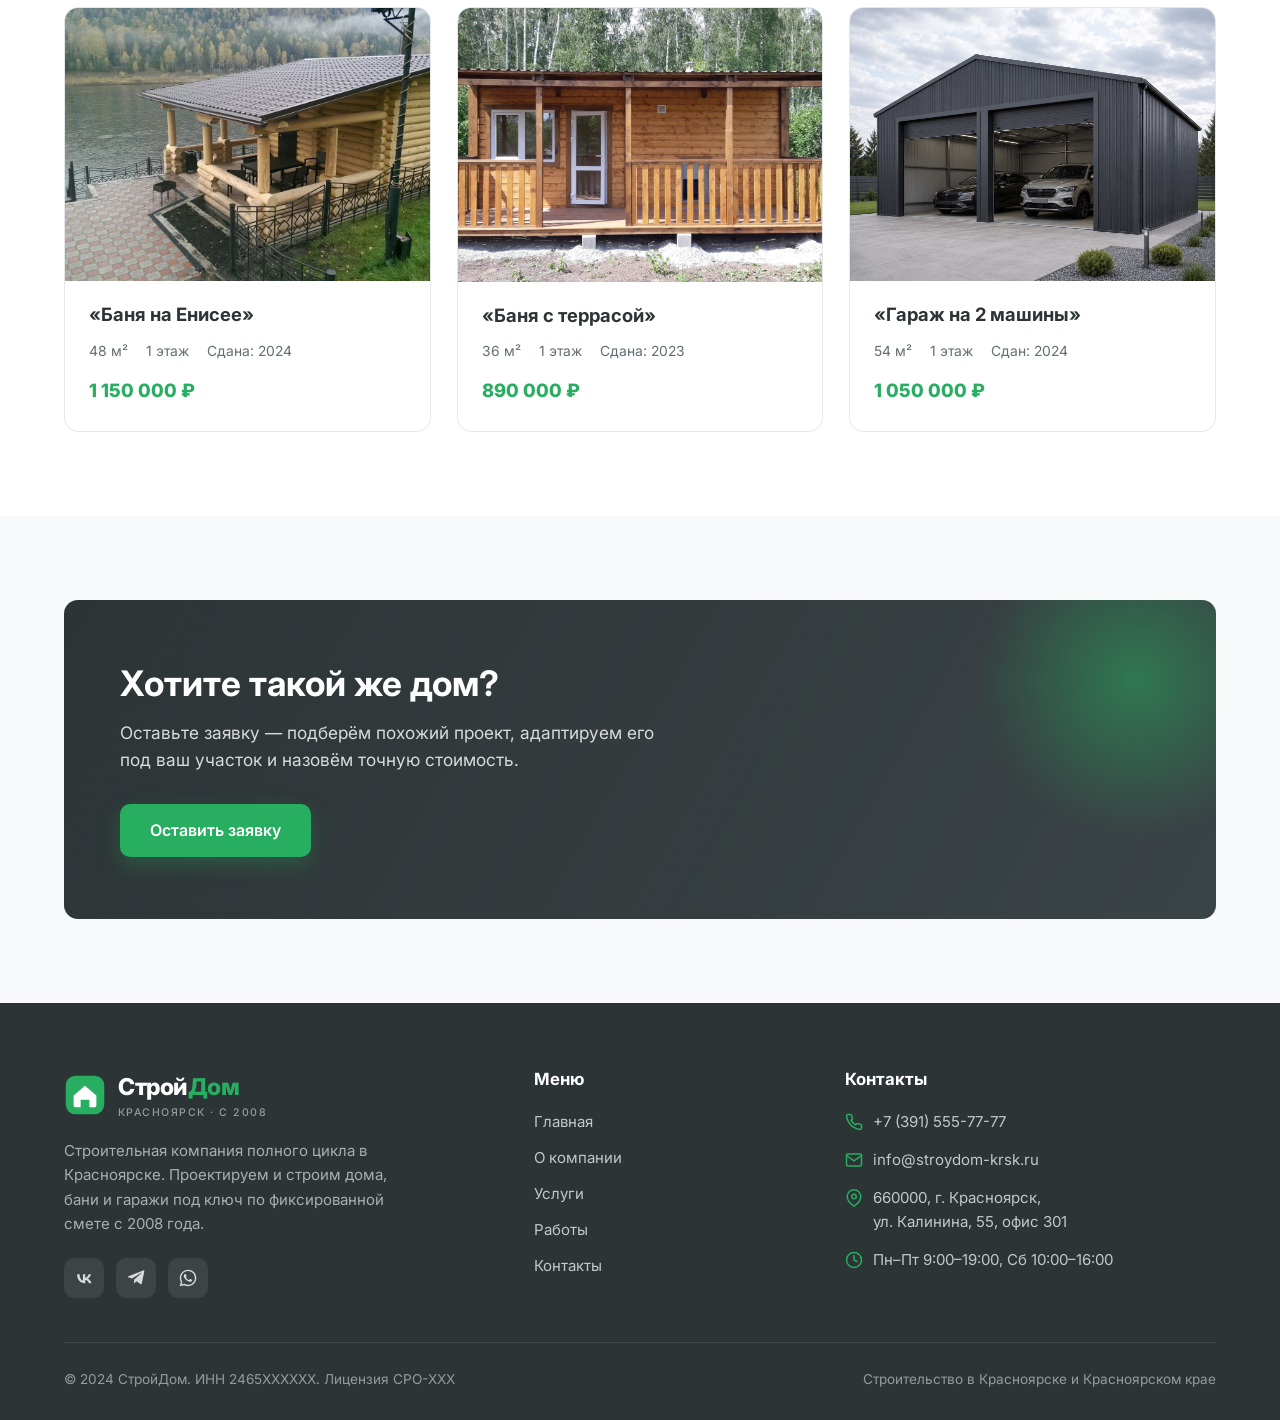
<file: projects.html>
<!DOCTYPE html>
<html lang="ru">
<head>
<meta charset="UTF-8">
<meta name="viewport" content="width=device-width, initial-scale=1.0">
<title>Наши работы — портфолио строительной компании СтройДом, Красноярск</title>
<meta name="description" content="Портфолио СтройДом: построенные дома, каркасные дома, бани и гаражи в Красноярске и крае. Реальные объекты с фото, площадью, сроками и стоимостью.">
<link rel="preconnect" href="https://fonts.googleapis.com">
<link rel="preconnect" href="https://fonts.gstatic.com" crossorigin>
<link href="https://fonts.googleapis.com/css2?family=Inter:wght@400;500;600;700;800&display=swap" rel="stylesheet">
<link rel="stylesheet" href="style.css">
</head>
<body class="page-projects">

<!-- ======================= ШАПКА ======================= -->
<header class="header">
  <div class="container header__inner">
    <a href="index.html" class="logo" aria-label="СтройДом — на главную">
      <svg width="42" height="42" viewBox="0 0 48 48" fill="none" aria-hidden="true">
        <rect x="2" y="2" width="44" height="44" rx="11" fill="#27ae60"/>
        <path d="M11 24.5L24 13.5L37 24.5V36a2 2 0 0 1-2 2h-6v-8.5h-10V38h-6a2 2 0 0 1-2-2V24.5z" fill="#ffffff"/>
      </svg>
      <span>Строй<b>Дом</b><span class="logo__sub">Красноярск · с 2008</span></span>
    </a>

    <nav class="nav" id="nav" aria-label="Основная навигация">
      <ul class="nav__list">
        <li><a href="index.html" class="nav__link">Главная</a></li>
        <li><a href="about.html" class="nav__link">О компании</a></li>
        <li><a href="services.html" class="nav__link">Услуги</a></li>
        <li><a href="projects.html" class="nav__link">Работы</a></li>
        <li><a href="contacts.html" class="nav__link">Контакты</a></li>
      </ul>
    </nav>

    <div class="header__contacts">
      <a href="tel:+73915557777" class="header__phone">+7 (391) 555-77-77</a>
      <a href="contacts.html" class="btn btn--primary btn--sm">Заказать звонок</a>
    </div>

    <button class="burger" aria-label="Открыть меню" aria-expanded="false" aria-controls="nav">
      <span></span><span></span><span></span>
    </button>
  </div>
</header>

<main>

<!-- ======================= HERO ======================= -->
<section class="hero hero--compact">
  <div class="container">
    <div class="hero__breadcrumbs"><a href="index.html">Главная</a> <span>/</span> Работы</div>
    <h1>Наши работы</h1>
    <p>340+ объектов в Красноярске и крае. Здесь — избранные проекты последних лет.</p>
  </div>
</section>

<!-- ======================= ГАЛЕРЕЯ ======================= -->
<section class="section">
  <div class="container">
    <div class="section-head reveal">
      <span class="eyebrow">Портфолио</span>
      <h2>Реализованные проекты</h2>
      <p>Выберите категорию, чтобы посмотреть интересующий тип объекта.</p>
    </div>

    <div class="filters reveal" role="group" aria-label="Фильтр проектов">
      <button class="filter-btn active" data-filter="all">Все</button>
      <button class="filter-btn" data-filter="dom">Дома</button>
      <button class="filter-btn" data-filter="karkas">Каркасные</button>
      <button class="filter-btn" data-filter="banya">Бани</button>
      <button class="filter-btn" data-filter="garage">Гаражи</button>
    </div>

    <div class="grid grid--3" id="projects-grid">

      <article class="project-card reveal" data-category="dom">
        <img class="project-card__img" src="images/proekt-dom-iz-gazobetona-nern--4394900.jpg" alt="Дом на Мира">
        <div class="project-card__body">
          <h3>«Дом на Мира»</h3>
          <ul class="project-card__meta"><li>180 м²</li><li>2 этажа</li><li>Сдан: 2024</li></ul>
          <div class="project-card__price">6 400 000 ₽</div>
        </div>
      </article>

      <article class="project-card reveal" data-category="dom">
        <img class="project-card__img" src="images/i (1).webp" alt="Дача на Енисее">
        <div class="project-card__body">
          <h3>«Дача на Енисее»</h3>
          <ul class="project-card__meta"><li>120 м²</li><li>1 этаж</li><li>Сдана: 2023</li></ul>
          <div class="project-card__price">4 100 000 ₽</div>
        </div>
      </article>

      <article class="project-card reveal" data-category="dom">
        <img class="project-card__img" src="images/i (2).webp" alt="Коттедж на Столбах">
        <div class="project-card__body">
          <h3>«Коттедж на Столбах»</h3>
          <ul class="project-card__meta"><li>240 м²</li><li>2 этажа</li><li>Сдан: 2024</li></ul>
          <div class="project-card__price">9 800 000 ₽</div>
        </div>
      </article>

      <article class="project-card reveal" data-category="karkas">
        <img class="project-card__img" src="images/11.jpg" alt="Каркасный дом в Академгородке">
        <div class="project-card__body">
          <h3>«Каркас в Академгородке»</h3>
          <ul class="project-card__meta"><li>140 м²</li><li>1,5 этажа</li><li>Сдан: 2024</li></ul>
          <div class="project-card__price">3 200 000 ₽</div>
        </div>
      </article>

      <article class="project-card reveal" data-category="karkas">
        <img class="project-card__img" src="images/IMG_8938.jpg" alt="Каркасный дом в Берёзовке">
        <div class="project-card__body">
          <h3>«Каркас в Берёзовке»</h3>
          <ul class="project-card__meta"><li>110 м²</li><li>1 этаж</li><li>Сдан: 2023</li></ul>
          <div class="project-card__price">2 800 000 ₽</div>
        </div>
      </article>

      <article class="project-card reveal" data-category="karkas">
        <img class="project-card__img" src="images/20250917_1549____rem.png" alt="Каркасный дом в Сосновоборске">
        <div class="project-card__body">
          <h3>«Каркас в Сосновоборске»</h3>
          <ul class="project-card__meta"><li>160 м²</li><li>2 этажа</li><li>Сдан: 2024</li></ul>
          <div class="project-card__price">3 750 000 ₽</div>
        </div>
      </article>

      <article class="project-card reveal" data-category="banya">
        <img class="project-card__img" src="images/i (3).webp" alt="Баня на Енисее">
        <div class="project-card__body">
          <h3>«Баня на Енисее»</h3>
          <ul class="project-card__meta"><li>48 м²</li><li>1 этаж</li><li>Сдана: 2024</li></ul>
          <div class="project-card__price">1 150 000 ₽</div>
        </div>
      </article>

      <article class="project-card reveal" data-category="banya">
        <img class="project-card__img" src="images/635pg4he52jbp75r0f68a51eneh56t2q.jpg" alt="Баня с террасой">
        <div class="project-card__body">
          <h3>«Баня с террасой»</h3>
          <ul class="project-card__meta"><li>36 м²</li><li>1 этаж</li><li>Сдана: 2023</li></ul>
          <div class="project-card__price">890 000 ₽</div>
        </div>
      </article>

      <article class="project-card reveal" data-category="garage">
        <img class="project-card__img" src="images/garazh-na-dve-mashiny2.jpg" alt="Гараж на две машины">
        <div class="project-card__body">
          <h3>«Гараж на 2 машины»</h3>
          <ul class="project-card__meta"><li>54 м²</li><li>1 этаж</li><li>Сдан: 2024</li></ul>
          <div class="project-card__price">1 050 000 ₽</div>
        </div>
      </article>

    </div>
  </div>
</section>

<!-- ======================= CTA ======================= -->
<section class="section section--light">
  <div class="container">
    <div class="cta reveal">
      <h2>Хотите такой же дом?</h2>
      <p>Оставьте заявку — подберём похожий проект, адаптируем его под ваш участок и назовём точную стоимость.</p>
      <a href="contacts.html" class="btn btn--primary">Оставить заявку</a>
    </div>
  </div>
</section>

</main>

<!-- ======================= ПОДВАЛ ======================= -->
<footer class="footer">
  <div class="container">
    <div class="footer__top">
      <div class="footer__brand">
        <a href="index.html" class="logo">
          <svg width="42" height="42" viewBox="0 0 48 48" fill="none" aria-hidden="true">
            <rect x="2" y="2" width="44" height="44" rx="11" fill="#27ae60"/>
            <path d="M11 24.5L24 13.5L37 24.5V36a2 2 0 0 1-2 2h-6v-8.5h-10V38h-6a2 2 0 0 1-2-2V24.5z" fill="#ffffff"/>
          </svg>
          <span>Строй<b>Дом</b><span class="logo__sub">Красноярск · с 2008</span></span>
        </a>
        <p>Строительная компания полного цикла в Красноярске. Проектируем и строим дома, бани и гаражи под ключ по фиксированной смете с 2008 года.</p>
        <div class="socials">
          <a href="#" aria-label="ВКонтакте">
            <svg width="20" height="20" viewBox="0 0 24 24" fill="currentColor"><path d="M13.16 18.2c-5.9 0-9.27-4.04-9.41-10.77h2.96c.1 4.94 2.27 7.03 4 7.46V7.43h2.79v4.26c1.7-.18 3.5-2.12 4.1-4.26h2.79c-.46 2.63-2.4 4.57-3.78 5.37 1.37.65 3.58 2.34 4.42 5.4h-3.07c-.65-2.03-2.28-3.6-4.46-3.82v3.82h-.34z"/></svg>
          </a>
          <a href="#" aria-label="Telegram">
            <svg width="20" height="20" viewBox="0 0 24 24" fill="currentColor"><path d="M21.94 4.3l-3.02 14.26c-.23 1.01-.82 1.26-1.67.78l-4.6-3.39-2.22 2.14c-.25.24-.45.45-.92.45l.33-4.67 8.5-7.68c.37-.33-.08-.51-.57-.18l-10.5 6.62-4.53-1.42c-.98-.31-1-.98.2-1.46l17.7-6.83c.82-.3 1.54.2 1.3 1.38z"/></svg>
          </a>
          <a href="#" aria-label="WhatsApp">
            <svg width="20" height="20" viewBox="0 0 24 24" fill="currentColor"><path d="M12.04 2C6.58 2 2.13 6.45 2.13 11.91c0 1.75.46 3.46 1.32 4.96L2 22l5.25-1.38a9.9 9.9 0 0 0 4.79 1.22h.01c5.46 0 9.9-4.45 9.9-9.91 0-2.65-1.03-5.14-2.9-7.01A9.82 9.82 0 0 0 12.04 2zm0 18.13h-.01a8.2 8.2 0 0 1-4.19-1.15l-.3-.18-3.12.82.83-3.04-.2-.31a8.2 8.2 0 0 1-1.26-4.36c0-4.54 3.7-8.23 8.25-8.23a8.2 8.2 0 0 1 5.83 2.41 8.18 8.18 0 0 1 2.41 5.83c0 4.54-3.7 8.21-8.24 8.21zm4.52-6.16c-.25-.12-1.47-.72-1.69-.81-.23-.08-.39-.12-.56.13-.17.24-.64.81-.79.97-.14.17-.29.19-.54.06-.25-.12-1.05-.39-1.99-1.23-.74-.66-1.23-1.47-1.38-1.72-.14-.25-.01-.38.11-.51.11-.11.25-.29.37-.44.12-.14.17-.24.25-.41.08-.17.04-.31-.02-.44-.06-.12-.56-1.34-.76-1.84-.2-.48-.4-.42-.56-.43h-.48c-.17 0-.43.06-.66.31-.22.25-.86.85-.86 2.07 0 1.22.89 2.4 1.01 2.56.12.17 1.75 2.67 4.23 3.74.59.26 1.05.41 1.41.52.59.19 1.13.16 1.56.1.48-.07 1.47-.6 1.68-1.18.21-.58.21-1.07.14-1.18-.06-.11-.22-.17-.47-.29z"/></svg>
          </a>
        </div>
      </div>

      <div>
        <h4>Меню</h4>
        <ul class="footer__menu">
          <li><a href="index.html">Главная</a></li>
          <li><a href="about.html">О компании</a></li>
          <li><a href="services.html">Услуги</a></li>
          <li><a href="projects.html">Работы</a></li>
          <li><a href="contacts.html">Контакты</a></li>
        </ul>
      </div>

      <div>
        <h4>Контакты</h4>
        <ul class="footer__contacts">
          <li>
            <svg width="18" height="18" viewBox="0 0 24 24" fill="none" stroke="currentColor" stroke-width="2" stroke-linecap="round"><path d="M22 16.92v3a2 2 0 0 1-2.18 2 19.79 19.79 0 0 1-8.63-3.07 19.5 19.5 0 0 1-6-6A19.79 19.79 0 0 1 2.12 4.18 2 2 0 0 1 4.11 2h3a2 2 0 0 1 2 1.72c.13.96.36 1.9.7 2.81a2 2 0 0 1-.45 2.11L8.09 9.91a16 16 0 0 0 6 6l1.27-1.27a2 2 0 0 1 2.11-.45c.9.34 1.85.57 2.81.7A2 2 0 0 1 22 16.92z"/></svg>
            <a href="tel:+73915557777">+7 (391) 555-77-77</a>
          </li>
          <li>
            <svg width="18" height="18" viewBox="0 0 24 24" fill="none" stroke="currentColor" stroke-width="2" stroke-linecap="round"><path d="M4 4h16a2 2 0 0 1 2 2v12a2 2 0 0 1-2 2H4a2 2 0 0 1-2-2V6a2 2 0 0 1 2-2z"/><polyline points="22,6 12,13 2,6"/></svg>
            <a href="mailto:info@stroydom-krsk.ru">info@stroydom-krsk.ru</a>
          </li>
          <li>
            <svg width="18" height="18" viewBox="0 0 24 24" fill="none" stroke="currentColor" stroke-width="2" stroke-linecap="round"><path d="M21 10c0 7-9 13-9 13s-9-6-9-13a9 9 0 0 1 18 0z"/><circle cx="12" cy="10" r="3"/></svg>
            <span>660000, г. Красноярск,<br>ул. Калинина, 55, офис 301</span>
          </li>
          <li>
            <svg width="18" height="18" viewBox="0 0 24 24" fill="none" stroke="currentColor" stroke-width="2" stroke-linecap="round"><circle cx="12" cy="12" r="10"/><polyline points="12 6 12 12 16 14"/></svg>
            <span>Пн–Пт 9:00–19:00, Сб 10:00–16:00</span>
          </li>
        </ul>
      </div>
    </div>

    <div class="footer__bottom">
      <span>© 2024 СтройДом. ИНН 2465XXXXXX. Лицензия СРО-XXX</span>
      <span>Строительство в Красноярске и Красноярском крае</span>
    </div>
  </div>
</footer>

<script src="script.js"></script>
</body>
</html>
</file>
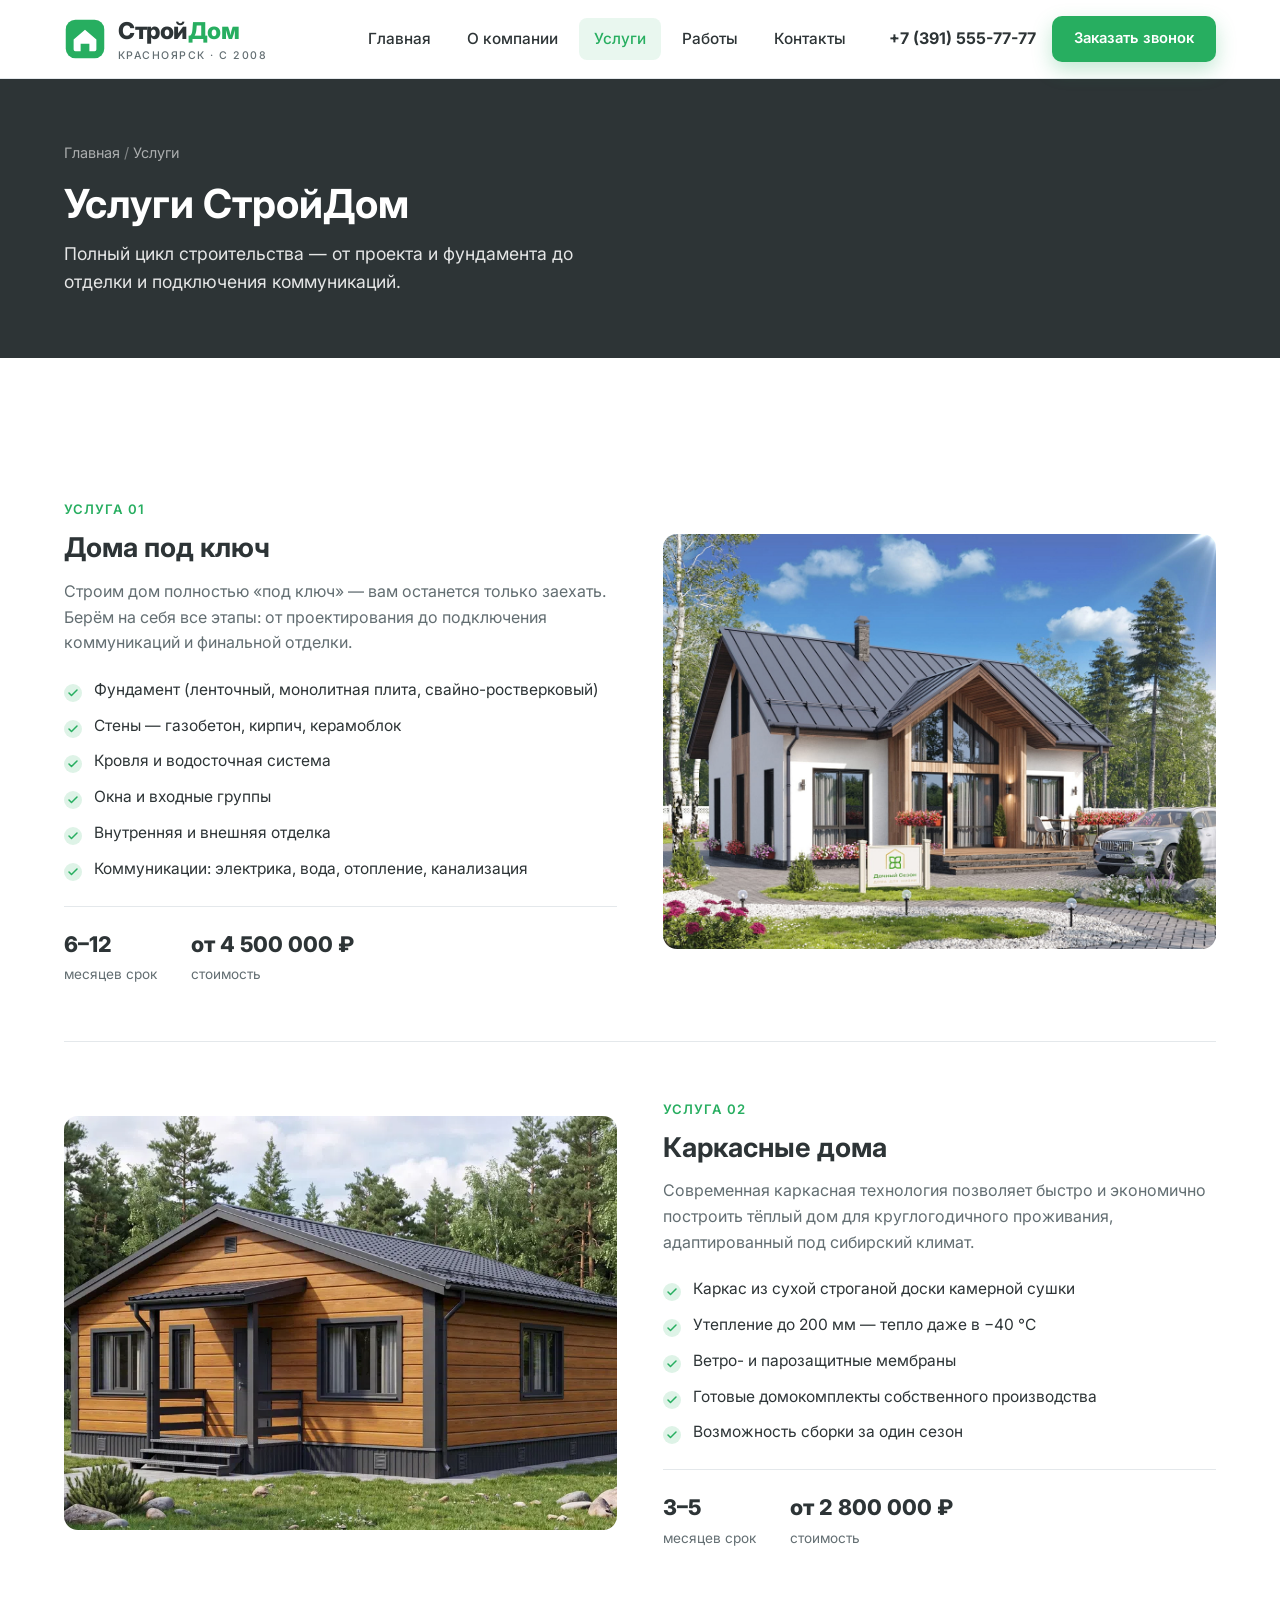
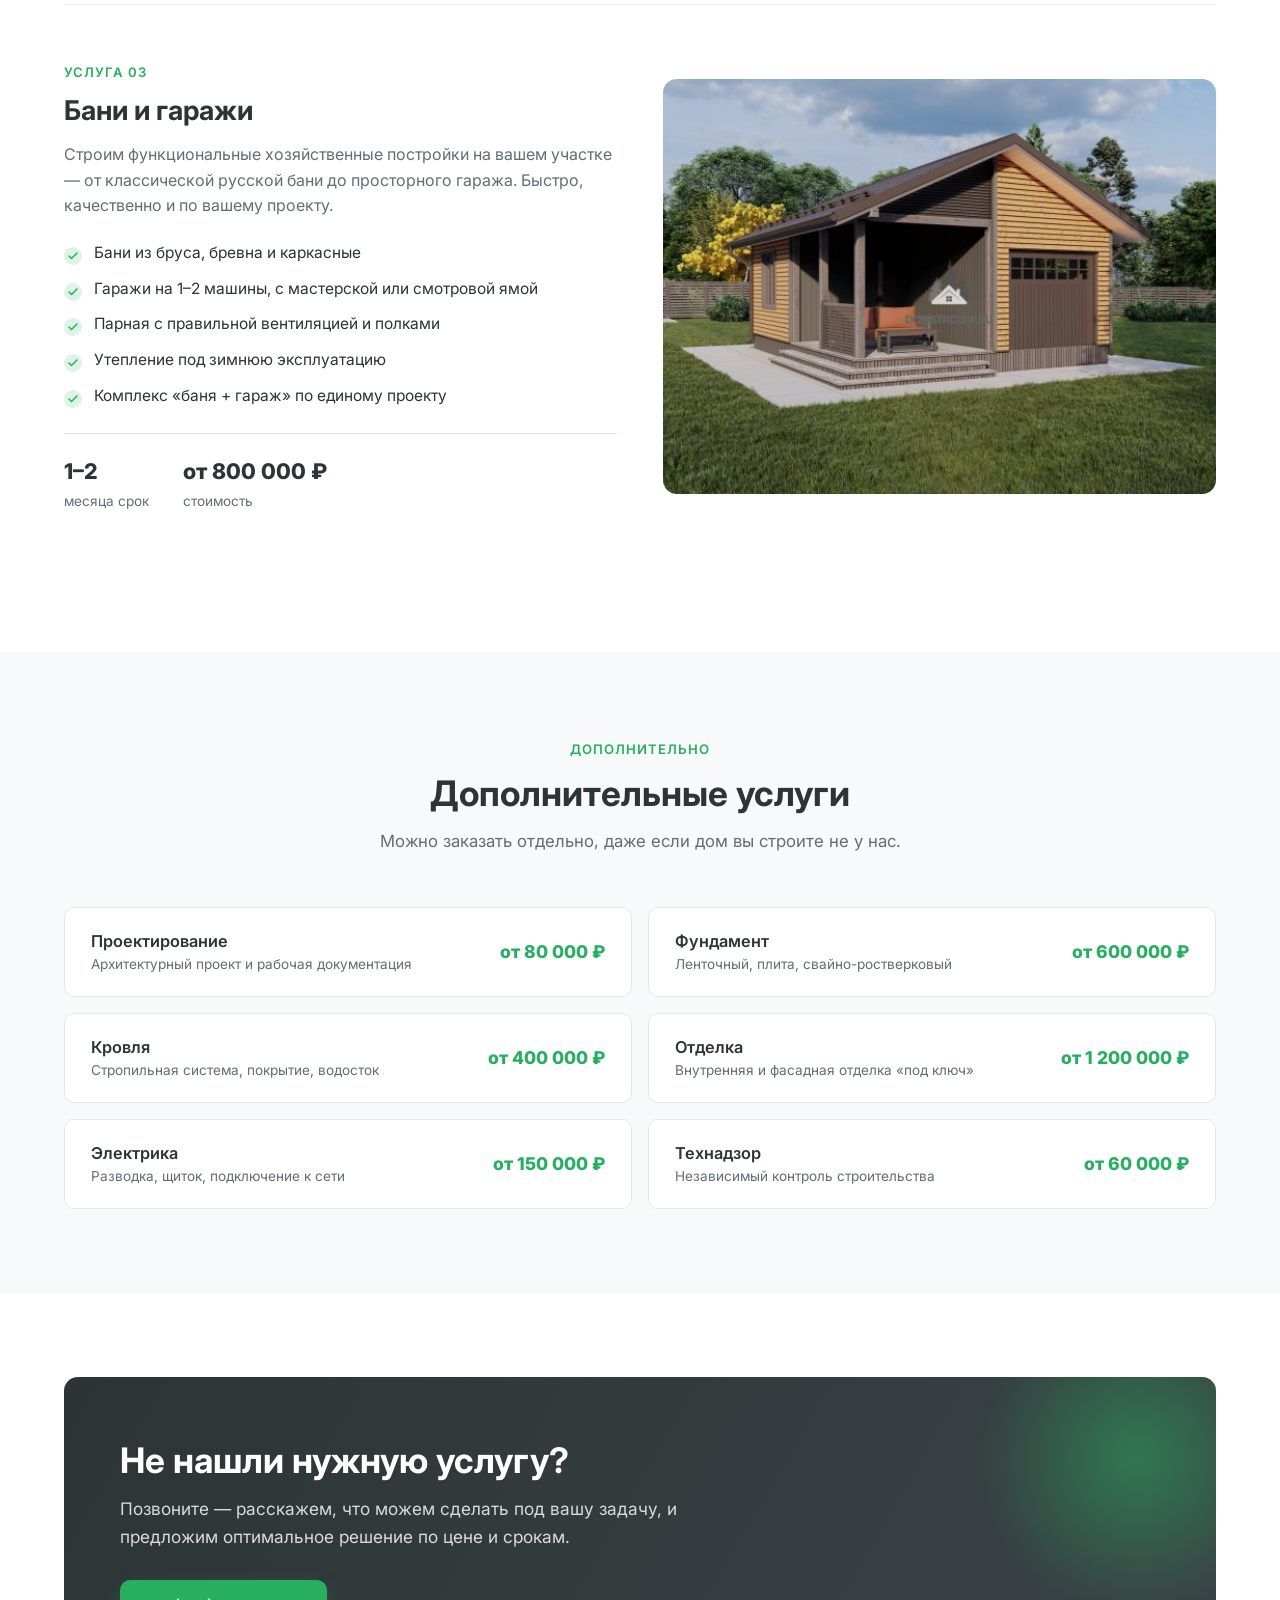
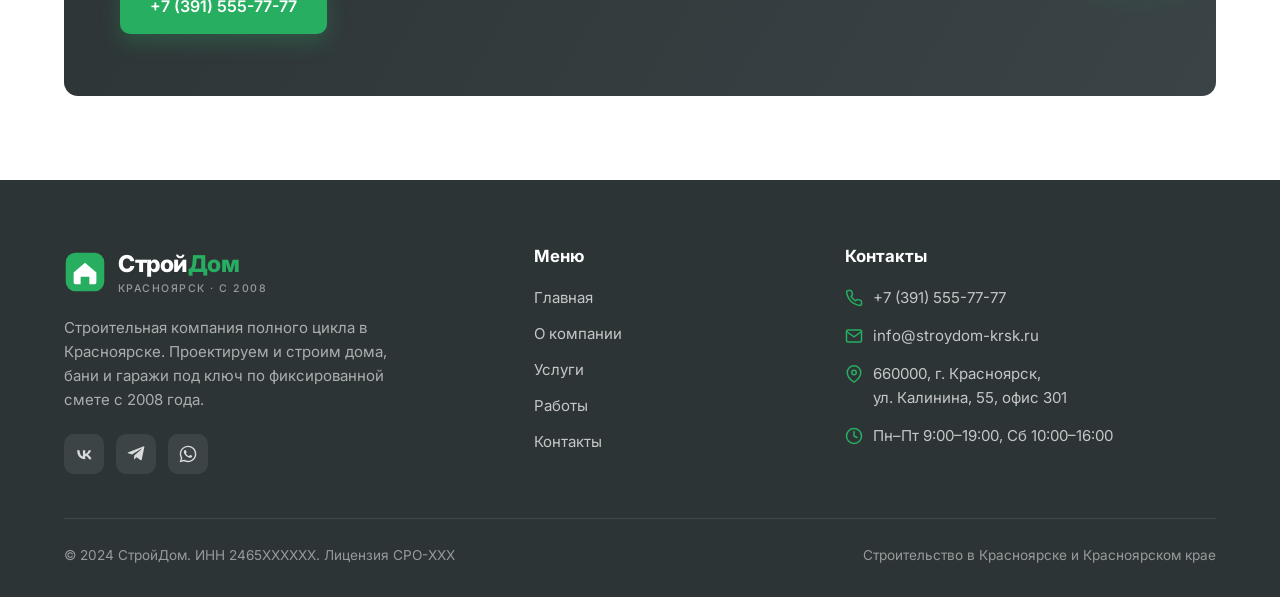
<file: services.html>
<!DOCTYPE html>
<html lang="ru">
<head>
<meta charset="UTF-8">
<meta name="viewport" content="width=device-width, initial-scale=1.0">
<title>Услуги СтройДом — дома под ключ, каркасные дома, бани и гаражи в Красноярске</title>
<meta name="description" content="Услуги строительной компании СтройДом: дома под ключ от 4 500 000 ₽, каркасные дома от 2 800 000 ₽, бани и гаражи от 800 000 ₽. Проектирование, фундамент, кровля, отделка.">
<link rel="preconnect" href="https://fonts.googleapis.com">
<link rel="preconnect" href="https://fonts.gstatic.com" crossorigin>
<link href="https://fonts.googleapis.com/css2?family=Inter:wght@400;500;600;700;800&display=swap" rel="stylesheet">
<link rel="stylesheet" href="style.css">
</head>
<body class="page-services">

<!-- ======================= ШАПКА ======================= -->
<header class="header">
  <div class="container header__inner">
    <a href="index.html" class="logo" aria-label="СтройДом — на главную">
      <svg width="42" height="42" viewBox="0 0 48 48" fill="none" aria-hidden="true">
        <rect x="2" y="2" width="44" height="44" rx="11" fill="#27ae60"/>
        <path d="M11 24.5L24 13.5L37 24.5V36a2 2 0 0 1-2 2h-6v-8.5h-10V38h-6a2 2 0 0 1-2-2V24.5z" fill="#ffffff"/>
      </svg>
      <span>Строй<b>Дом</b><span class="logo__sub">Красноярск · с 2008</span></span>
    </a>

    <nav class="nav" id="nav" aria-label="Основная навигация">
      <ul class="nav__list">
        <li><a href="index.html" class="nav__link">Главная</a></li>
        <li><a href="about.html" class="nav__link">О компании</a></li>
        <li><a href="services.html" class="nav__link">Услуги</a></li>
        <li><a href="projects.html" class="nav__link">Работы</a></li>
        <li><a href="contacts.html" class="nav__link">Контакты</a></li>
      </ul>
    </nav>

    <div class="header__contacts">
      <a href="tel:+73915557777" class="header__phone">+7 (391) 555-77-77</a>
      <a href="contacts.html" class="btn btn--primary btn--sm">Заказать звонок</a>
    </div>

    <button class="burger" aria-label="Открыть меню" aria-expanded="false" aria-controls="nav">
      <span></span><span></span><span></span>
    </button>
  </div>
</header>

<main>

<!-- ======================= HERO ======================= -->
<section class="hero hero--compact">
  <div class="container">
    <div class="hero__breadcrumbs"><a href="index.html">Главная</a> <span>/</span> Услуги</div>
    <h1>Услуги СтройДом</h1>
    <p>Полный цикл строительства — от проекта и фундамента до отделки и подключения коммуникаций.</p>
  </div>
</section>

<!-- ======================= ПОДРОБНЫЕ УСЛУГИ ======================= -->
<section class="section">
  <div class="container">

    <!-- 1. Дома под ключ -->
    <div class="svc-detail reveal">
      <div>
        <span class="eyebrow">Услуга 01</span>
        <h3>Дома под ключ</h3>
        <p>Строим дом полностью «под ключ» — вам останется только заехать. Берём на себя все этапы: от проектирования до подключения коммуникаций и финальной отделки.</p>
        <ul class="svc-list">
          <li>Фундамент (ленточный, монолитная плита, свайно-ростверковый)</li>
          <li>Стены — газобетон, кирпич, керамоблок</li>
          <li>Кровля и водосточная система</li>
          <li>Окна и входные группы</li>
          <li>Внутренняя и внешняя отделка</li>
          <li>Коммуникации: электрика, вода, отопление, канализация</li>
        </ul>
        <div class="svc-detail__specs">
          <div><b>6–12</b><span>месяцев срок</span></div>
          <div><b>от 4 500 000 ₽</b><span>стоимость</span></div>
        </div>
      </div>
      <img class="svc-detail__img" src="images/proekt-dom-iz-gazobetona-nern--4394900.jpg" alt="Строительство дома под ключ">
    </div>

    <!-- 2. Каркасные дома -->
    <div class="svc-detail svc-detail--reverse reveal">
      <img class="svc-detail__img" src="images/f757206f9ef241b0a1f8f465748c7150f8c2f4f3.webp" alt="Каркасный дом">
      <div>
        <span class="eyebrow">Услуга 02</span>
        <h3>Каркасные дома</h3>
        <p>Современная каркасная технология позволяет быстро и экономично построить тёплый дом для круглогодичного проживания, адаптированный под сибирский климат.</p>
        <ul class="svc-list">
          <li>Каркас из сухой строганой доски камерной сушки</li>
          <li>Утепление до 200 мм — тепло даже в −40 °C</li>
          <li>Ветро- и парозащитные мембраны</li>
          <li>Готовые домокомплекты собственного производства</li>
          <li>Возможность сборки за один сезон</li>
        </ul>
        <div class="svc-detail__specs">
          <div><b>3–5</b><span>месяцев срок</span></div>
          <div><b>от 2 800 000 ₽</b><span>стоимость</span></div>
        </div>
      </div>
    </div>

    <!-- 3. Бани и гаражи -->
    <div class="svc-detail reveal">
      <div>
        <span class="eyebrow">Услуга 03</span>
        <h3>Бани и гаражи</h3>
        <p>Строим функциональные хозяйственные постройки на вашем участке — от классической русской бани до просторного гаража. Быстро, качественно и по вашему проекту.</p>
        <ul class="svc-list">
          <li>Бани из бруса, бревна и каркасные</li>
          <li>Гаражи на 1–2 машины, с мастерской или смотровой ямой</li>
          <li>Парная с правильной вентиляцией и полками</li>
          <li>Утепление под зимнюю эксплуатацию</li>
          <li>Комплекс «баня + гараж» по единому проекту</li>
        </ul>
        <div class="svc-detail__specs">
          <div><b>1–2</b><span>месяца срок</span></div>
          <div><b>от 800 000 ₽</b><span>стоимость</span></div>
        </div>
      </div>
      <img class="svc-detail__img" src="images/img-20241213-wa0008-qyfztcjavvxf88f8q30mch1biozgcx3kz7y6v3f1r4.jpg" alt="Баня и гараж">
    </div>

  </div>
</section>

<!-- ======================= ДОПОЛНИТЕЛЬНЫЕ УСЛУГИ ======================= -->
<section class="section section--light">
  <div class="container">
    <div class="section-head reveal">
      <span class="eyebrow">Дополнительно</span>
      <h2>Дополнительные услуги</h2>
      <p>Можно заказать отдельно, даже если дом вы строите не у нас.</p>
    </div>

    <div class="grid grid--2" style="gap:16px;">
      <div class="addon reveal">
        <div class="addon__name">Проектирование <span>Архитектурный проект и рабочая документация</span></div>
        <div class="addon__price">от 80 000 ₽</div>
      </div>
      <div class="addon reveal">
        <div class="addon__name">Фундамент <span>Ленточный, плита, свайно-ростверковый</span></div>
        <div class="addon__price">от 600 000 ₽</div>
      </div>
      <div class="addon reveal">
        <div class="addon__name">Кровля <span>Стропильная система, покрытие, водосток</span></div>
        <div class="addon__price">от 400 000 ₽</div>
      </div>
      <div class="addon reveal">
        <div class="addon__name">Отделка <span>Внутренняя и фасадная отделка «под ключ»</span></div>
        <div class="addon__price">от 1 200 000 ₽</div>
      </div>
      <div class="addon reveal">
        <div class="addon__name">Электрика <span>Разводка, щиток, подключение к сети</span></div>
        <div class="addon__price">от 150 000 ₽</div>
      </div>
      <div class="addon reveal">
        <div class="addon__name">Технадзор <span>Независимый контроль строительства</span></div>
        <div class="addon__price">от 60 000 ₽</div>
      </div>
    </div>
  </div>
</section>

<!-- ======================= CTA ======================= -->
<section class="section">
  <div class="container">
    <div class="cta reveal">
      <h2>Не нашли нужную услугу?</h2>
      <p>Позвоните — расскажем, что можем сделать под вашу задачу, и предложим оптимальное решение по цене и срокам.</p>
      <a href="tel:+73915557777" class="btn btn--primary">+7 (391) 555-77-77</a>
    </div>
  </div>
</section>

</main>

<!-- ======================= ПОДВАЛ ======================= -->
<footer class="footer">
  <div class="container">
    <div class="footer__top">
      <div class="footer__brand">
        <a href="index.html" class="logo">
          <svg width="42" height="42" viewBox="0 0 48 48" fill="none" aria-hidden="true">
            <rect x="2" y="2" width="44" height="44" rx="11" fill="#27ae60"/>
            <path d="M11 24.5L24 13.5L37 24.5V36a2 2 0 0 1-2 2h-6v-8.5h-10V38h-6a2 2 0 0 1-2-2V24.5z" fill="#ffffff"/>
          </svg>
          <span>Строй<b>Дом</b><span class="logo__sub">Красноярск · с 2008</span></span>
        </a>
        <p>Строительная компания полного цикла в Красноярске. Проектируем и строим дома, бани и гаражи под ключ по фиксированной смете с 2008 года.</p>
        <div class="socials">
          <a href="#" aria-label="ВКонтакте">
            <svg width="20" height="20" viewBox="0 0 24 24" fill="currentColor"><path d="M13.16 18.2c-5.9 0-9.27-4.04-9.41-10.77h2.96c.1 4.94 2.27 7.03 4 7.46V7.43h2.79v4.26c1.7-.18 3.5-2.12 4.1-4.26h2.79c-.46 2.63-2.4 4.57-3.78 5.37 1.37.65 3.58 2.34 4.42 5.4h-3.07c-.65-2.03-2.28-3.6-4.46-3.82v3.82h-.34z"/></svg>
          </a>
          <a href="#" aria-label="Telegram">
            <svg width="20" height="20" viewBox="0 0 24 24" fill="currentColor"><path d="M21.94 4.3l-3.02 14.26c-.23 1.01-.82 1.26-1.67.78l-4.6-3.39-2.22 2.14c-.25.24-.45.45-.92.45l.33-4.67 8.5-7.68c.37-.33-.08-.51-.57-.18l-10.5 6.62-4.53-1.42c-.98-.31-1-.98.2-1.46l17.7-6.83c.82-.3 1.54.2 1.3 1.38z"/></svg>
          </a>
          <a href="#" aria-label="WhatsApp">
            <svg width="20" height="20" viewBox="0 0 24 24" fill="currentColor"><path d="M12.04 2C6.58 2 2.13 6.45 2.13 11.91c0 1.75.46 3.46 1.32 4.96L2 22l5.25-1.38a9.9 9.9 0 0 0 4.79 1.22h.01c5.46 0 9.9-4.45 9.9-9.91 0-2.65-1.03-5.14-2.9-7.01A9.82 9.82 0 0 0 12.04 2zm0 18.13h-.01a8.2 8.2 0 0 1-4.19-1.15l-.3-.18-3.12.82.83-3.04-.2-.31a8.2 8.2 0 0 1-1.26-4.36c0-4.54 3.7-8.23 8.25-8.23a8.2 8.2 0 0 1 5.83 2.41 8.18 8.18 0 0 1 2.41 5.83c0 4.54-3.7 8.21-8.24 8.21zm4.52-6.16c-.25-.12-1.47-.72-1.69-.81-.23-.08-.39-.12-.56.13-.17.24-.64.81-.79.97-.14.17-.29.19-.54.06-.25-.12-1.05-.39-1.99-1.23-.74-.66-1.23-1.47-1.38-1.72-.14-.25-.01-.38.11-.51.11-.11.25-.29.37-.44.12-.14.17-.24.25-.41.08-.17.04-.31-.02-.44-.06-.12-.56-1.34-.76-1.84-.2-.48-.4-.42-.56-.43h-.48c-.17 0-.43.06-.66.31-.22.25-.86.85-.86 2.07 0 1.22.89 2.4 1.01 2.56.12.17 1.75 2.67 4.23 3.74.59.26 1.05.41 1.41.52.59.19 1.13.16 1.56.1.48-.07 1.47-.6 1.68-1.18.21-.58.21-1.07.14-1.18-.06-.11-.22-.17-.47-.29z"/></svg>
          </a>
        </div>
      </div>

      <div>
        <h4>Меню</h4>
        <ul class="footer__menu">
          <li><a href="index.html">Главная</a></li>
          <li><a href="about.html">О компании</a></li>
          <li><a href="services.html">Услуги</a></li>
          <li><a href="projects.html">Работы</a></li>
          <li><a href="contacts.html">Контакты</a></li>
        </ul>
      </div>

      <div>
        <h4>Контакты</h4>
        <ul class="footer__contacts">
          <li>
            <svg width="18" height="18" viewBox="0 0 24 24" fill="none" stroke="currentColor" stroke-width="2" stroke-linecap="round"><path d="M22 16.92v3a2 2 0 0 1-2.18 2 19.79 19.79 0 0 1-8.63-3.07 19.5 19.5 0 0 1-6-6A19.79 19.79 0 0 1 2.12 4.18 2 2 0 0 1 4.11 2h3a2 2 0 0 1 2 1.72c.13.96.36 1.9.7 2.81a2 2 0 0 1-.45 2.11L8.09 9.91a16 16 0 0 0 6 6l1.27-1.27a2 2 0 0 1 2.11-.45c.9.34 1.85.57 2.81.7A2 2 0 0 1 22 16.92z"/></svg>
            <a href="tel:+73915557777">+7 (391) 555-77-77</a>
          </li>
          <li>
            <svg width="18" height="18" viewBox="0 0 24 24" fill="none" stroke="currentColor" stroke-width="2" stroke-linecap="round"><path d="M4 4h16a2 2 0 0 1 2 2v12a2 2 0 0 1-2 2H4a2 2 0 0 1-2-2V6a2 2 0 0 1 2-2z"/><polyline points="22,6 12,13 2,6"/></svg>
            <a href="mailto:info@stroydom-krsk.ru">info@stroydom-krsk.ru</a>
          </li>
          <li>
            <svg width="18" height="18" viewBox="0 0 24 24" fill="none" stroke="currentColor" stroke-width="2" stroke-linecap="round"><path d="M21 10c0 7-9 13-9 13s-9-6-9-13a9 9 0 0 1 18 0z"/><circle cx="12" cy="10" r="3"/></svg>
            <span>660000, г. Красноярск,<br>ул. Калинина, 55, офис 301</span>
          </li>
          <li>
            <svg width="18" height="18" viewBox="0 0 24 24" fill="none" stroke="currentColor" stroke-width="2" stroke-linecap="round"><circle cx="12" cy="12" r="10"/><polyline points="12 6 12 12 16 14"/></svg>
            <span>Пн–Пт 9:00–19:00, Сб 10:00–16:00</span>
          </li>
        </ul>
      </div>
    </div>

    <div class="footer__bottom">
      <span>© 2024 СтройДом. ИНН 2465XXXXXX. Лицензия СРО-XXX</span>
      <span>Строительство в Красноярске и Красноярском крае</span>
    </div>
  </div>
</footer>

<script src="script.js"></script>
</body>
</html>
</file>
<file: style.css>
/* ============================================================
   СтройДом — общий стиль сайта
   ============================================================ */

:root {
  --white: #ffffff;
  --dark: #2d3436;
  --accent: #27ae60;
  --accent-dark: #1e8e4d;
  --light: #f8f9fa;
  --gray: #636e72;
  --border: #e4e8eb;
  --shadow: 0 10px 30px rgba(45, 52, 54, 0.08);
  --shadow-lg: 0 20px 50px rgba(45, 52, 54, 0.14);
  --radius: 14px;
  --radius-sm: 10px;
  --container: 1200px;
  --transition: 0.28s ease;
}

* { margin: 0; padding: 0; box-sizing: border-box; }

html { scroll-behavior: smooth; }

body {
  font-family: 'Inter', -apple-system, BlinkMacSystemFont, 'Segoe UI', Roboto, sans-serif;
  color: var(--dark);
  background: var(--white);
  line-height: 1.6;
  font-size: 16px;
  -webkit-font-smoothing: antialiased;
  overflow-x: hidden;
}

img { max-width: 100%; display: block; }
a { color: inherit; text-decoration: none; transition: color var(--transition); }
ul { list-style: none; }
button { font-family: inherit; cursor: pointer; border: none; background: none; }

.container {
  width: 100%;
  max-width: var(--container);
  margin: 0 auto;
  padding: 0 24px;
}

/* ---------- Типографика ---------- */
h1, h2, h3, h4 { line-height: 1.2; font-weight: 700; }
h1 { font-size: 3rem; }
h2 { font-size: 2.2rem; }
h3 { font-size: 1.4rem; }
p { color: var(--gray); }

.section { padding: 84px 0; }
.section--light { background: var(--light); }

.section-head {
  text-align: center;
  max-width: 720px;
  margin: 0 auto 52px;
}
.section-head h2 { margin-bottom: 14px; }
.section-head p { font-size: 1.05rem; }

.eyebrow {
  display: inline-block;
  color: var(--accent);
  font-weight: 600;
  letter-spacing: 0.08em;
  text-transform: uppercase;
  font-size: 0.82rem;
  margin-bottom: 12px;
}

/* ---------- Кнопки ---------- */
.btn {
  display: inline-flex;
  align-items: center;
  justify-content: center;
  gap: 10px;
  padding: 14px 30px;
  border-radius: var(--radius-sm);
  font-weight: 600;
  font-size: 1rem;
  transition: all var(--transition);
  white-space: nowrap;
  cursor: pointer;
}
.btn--primary {
  background: var(--accent);
  color: var(--white);
  box-shadow: 0 8px 20px rgba(39, 174, 96, 0.28);
}
.btn--primary:hover {
  background: var(--accent-dark);
  transform: translateY(-2px);
  box-shadow: 0 12px 26px rgba(39, 174, 96, 0.36);
}
.btn--outline {
  border: 2px solid var(--dark);
  color: var(--dark);
  background: transparent;
}
.btn--outline:hover {
  background: var(--dark);
  color: var(--white);
  transform: translateY(-2px);
}
.btn--ghost {
  border: 2px solid var(--white);
  color: var(--white);
  background: rgba(255, 255, 255, 0.08);
}
.btn--ghost:hover {
  background: var(--white);
  color: var(--dark);
}
.btn--sm { padding: 11px 22px; font-size: 0.92rem; }

/* ============================================================
   ШАПКА
   ============================================================ */
.header {
  position: sticky;
  top: 0;
  z-index: 1000;
  background: rgba(255, 255, 255, 0.96);
  backdrop-filter: blur(12px);
  border-bottom: 1px solid var(--border);
  transition: box-shadow var(--transition);
}
.header.scrolled { box-shadow: var(--shadow); }

.header__inner {
  display: flex;
  align-items: center;
  gap: 28px;
  height: 78px;
}

.logo {
  display: flex;
  align-items: center;
  gap: 12px;
  font-weight: 800;
  font-size: 1.45rem;
  letter-spacing: -0.02em;
  flex-shrink: 0;
}
.logo svg { flex-shrink: 0; }
.logo span b { color: var(--accent); font-weight: 800; }
.logo__sub {
  display: block;
  font-size: 0.66rem;
  font-weight: 500;
  color: var(--gray);
  letter-spacing: 0.14em;
  text-transform: uppercase;
  margin-top: -2px;
}

.nav { margin-left: auto; }
.nav__list {
  display: flex;
  gap: 6px;
}
.nav__link {
  display: block;
  padding: 9px 15px;
  border-radius: 8px;
  font-weight: 500;
  font-size: 0.96rem;
  color: var(--dark);
  position: relative;
  transition: all var(--transition);
}
.nav__link:hover { background: var(--light); color: var(--accent); }
.nav__link.active { color: var(--accent); background: rgba(39, 174, 96, 0.1); }

.header__contacts {
  display: flex;
  align-items: center;
  gap: 16px;
  flex-shrink: 0;
}
.header__phone {
  font-weight: 700;
  font-size: 1rem;
  color: var(--dark);
  white-space: nowrap;
}
.header__phone:hover { color: var(--accent); }

/* Бургер */
.burger {
  display: none;
  flex-direction: column;
  gap: 5px;
  width: 44px;
  height: 44px;
  align-items: center;
  justify-content: center;
  border-radius: 8px;
  margin-left: auto;
}
.burger span {
  display: block;
  width: 24px;
  height: 2.5px;
  border-radius: 2px;
  background: var(--dark);
  transition: all var(--transition);
}
.burger.active span:nth-child(1) { transform: translateY(7.5px) rotate(45deg); }
.burger.active span:nth-child(2) { opacity: 0; }
.burger.active span:nth-child(3) { transform: translateY(-7.5px) rotate(-45deg); }

/* ============================================================
   HERO
   ============================================================ */
.hero {
  position: relative;
  min-height: 640px;
  display: flex;
  align-items: center;
  color: var(--white);
  overflow: hidden;
}
.hero__bg {
  position: absolute;
  inset: 0;
  width: 100%;
  height: 100%;
  object-fit: cover;
  z-index: -2;
}
.hero::before {
  content: '';
  position: absolute;
  inset: 0;
  background: linear-gradient(100deg, rgba(45,52,54,0.92) 0%, rgba(45,52,54,0.72) 45%, rgba(45,52,54,0.35) 100%);
  z-index: -1;
}
.hero__inner { padding: 90px 0; max-width: 700px; }
.hero h1 { color: var(--white); margin-bottom: 22px; font-size: 3.2rem; }
.hero h1 .accent { color: #4ade80; }
.hero p {
  color: rgba(255, 255, 255, 0.88);
  font-size: 1.2rem;
  margin-bottom: 34px;
  max-width: 560px;
}
.hero__actions { display: flex; gap: 16px; flex-wrap: wrap; margin-bottom: 54px; }

.hero__stats {
  display: flex;
  gap: 46px;
  flex-wrap: wrap;
}
.hero__stat b {
  display: block;
  font-size: 2.4rem;
  font-weight: 800;
  color: #4ade80;
  line-height: 1;
  margin-bottom: 6px;
}
.hero__stat span { color: rgba(255, 255, 255, 0.8); font-size: 0.95rem; }

/* Компактный hero для внутренних страниц */
.hero--compact {
  min-height: auto;
  background: var(--dark);
  padding: 62px 0;
}
.hero--compact::before { display: none; }
.hero--compact h1 { font-size: 2.5rem; margin-bottom: 12px; }
.hero--compact p { margin-bottom: 0; font-size: 1.1rem; }
.hero__breadcrumbs {
  font-size: 0.9rem;
  color: rgba(255, 255, 255, 0.6);
  margin-bottom: 16px;
}
.hero__breadcrumbs a:hover { color: #4ade80; }
.hero__breadcrumbs span { color: rgba(255, 255, 255, 0.4); }

/* ============================================================
   СЕТКИ / КАРТОЧКИ
   ============================================================ */
.grid { display: grid; gap: 26px; }
.grid--2 { grid-template-columns: repeat(2, 1fr); }
.grid--3 { grid-template-columns: repeat(3, 1fr); }
.grid--4 { grid-template-columns: repeat(4, 1fr); }

.card {
  background: var(--white);
  border: 1px solid var(--border);
  border-radius: var(--radius);
  padding: 34px 30px;
  transition: all var(--transition);
}
.card:hover { transform: translateY(-6px); box-shadow: var(--shadow-lg); border-color: transparent; }

.why-card .why-icon {
  width: 58px;
  height: 58px;
  border-radius: 12px;
  background: rgba(39, 174, 96, 0.12);
  color: var(--accent);
  display: flex;
  align-items: center;
  justify-content: center;
  margin-bottom: 20px;
}
.why-card h3 { font-size: 1.15rem; margin-bottom: 10px; }
.why-card p { font-size: 0.95rem; }

/* Услуги (карточки с превью) */
.svc-card {
  border: 1px solid var(--border);
  border-radius: var(--radius);
  overflow: hidden;
  background: var(--white);
  transition: all var(--transition);
  display: flex;
  flex-direction: column;
}
.svc-card:hover { transform: translateY(-6px); box-shadow: var(--shadow-lg); }
.svc-card__img { aspect-ratio: 16/10; object-fit: cover; width: 100%; }
.svc-card__body { padding: 26px 26px 30px; flex: 1; display: flex; flex-direction: column; }
.svc-card__body h3 { margin-bottom: 10px; }
.svc-card__body p { font-size: 0.95rem; margin-bottom: 18px; }
.svc-card__price {
  margin-top: auto;
  font-size: 1.3rem;
  font-weight: 800;
  color: var(--accent);
}
.svc-card__price small { display: block; font-size: 0.78rem; color: var(--gray); font-weight: 500; }

/* ============================================================
   ПРОЕКТЫ
   ============================================================ */
.project-card {
  border-radius: var(--radius);
  overflow: hidden;
  background: var(--white);
  border: 1px solid var(--border);
  transition: all var(--transition);
}
.project-card:hover { transform: translateY(-6px); box-shadow: var(--shadow-lg); }
.project-card__img { aspect-ratio: 4/3; object-fit: cover; width: 100%; }
.project-card__body { padding: 22px 24px 26px; }
.project-card__body h3 { font-size: 1.15rem; margin-bottom: 14px; }
.project-card__meta {
  display: flex;
  flex-wrap: wrap;
  gap: 8px 18px;
  font-size: 0.87rem;
  color: var(--gray);
  margin-bottom: 14px;
}
.project-card__meta li { display: flex; align-items: center; gap: 6px; }
.project-card__price { font-weight: 800; color: var(--accent); font-size: 1.15rem; }

/* Фильтры */
.filters {
  display: flex;
  gap: 12px;
  flex-wrap: wrap;
  justify-content: center;
  margin-bottom: 46px;
}
.filter-btn {
  padding: 11px 24px;
  border-radius: 50px;
  border: 2px solid var(--border);
  background: var(--white);
  font-weight: 600;
  font-size: 0.95rem;
  color: var(--dark);
  transition: all var(--transition);
}
.filter-btn:hover { border-color: var(--accent); color: var(--accent); }
.filter-btn.active {
  background: var(--accent);
  border-color: var(--accent);
  color: var(--white);
}

/* ============================================================
   ОТЗЫВЫ
   ============================================================ */
.review-card { background: var(--white); border: 1px solid var(--border); border-radius: var(--radius); padding: 30px; }
.review-card__stars { color: #f5a623; margin-bottom: 14px; font-size: 1.1rem; letter-spacing: 2px; }
.review-card p { font-size: 0.97rem; color: var(--dark); margin-bottom: 22px; }
.review-card__author { display: flex; align-items: center; gap: 14px; }
.review-card__avatar {
  width: 48px; height: 48px; border-radius: 50%;
  background: var(--accent); color: var(--white);
  display: flex; align-items: center; justify-content: center;
  font-weight: 700; font-size: 1.1rem; flex-shrink: 0;
}
.review-card__author b { display: block; font-size: 0.98rem; }
.review-card__author span { font-size: 0.85rem; color: var(--gray); }

/* ============================================================
   CTA-БЛОК
   ============================================================ */
.cta {
  background: linear-gradient(120deg, var(--dark) 0%, #3a4346 100%);
  border-radius: var(--radius);
  padding: 62px 56px;
  color: var(--white);
  position: relative;
  overflow: hidden;
}
.cta::after {
  content: '';
  position: absolute;
  right: -80px; top: -80px;
  width: 320px; height: 320px;
  background: radial-gradient(circle, rgba(39,174,96,0.5), transparent 70%);
  border-radius: 50%;
}
.cta h2 { color: var(--white); margin-bottom: 14px; position: relative; z-index: 1; }
.cta p { color: rgba(255,255,255,0.82); margin-bottom: 30px; max-width: 560px; position: relative; z-index: 1; font-size: 1.08rem; }
.cta .btn { position: relative; z-index: 1; }

/* ============================================================
   СТРАНИЦА «О КОМПАНИИ»
   ============================================================ */
.timeline { position: relative; padding-left: 40px; }
.timeline::before {
  content: '';
  position: absolute;
  left: 9px; top: 8px; bottom: 8px;
  width: 2px;
  background: var(--border);
}
.timeline__item { position: relative; padding-bottom: 40px; }
.timeline__item:last-child { padding-bottom: 0; }
.timeline__item::before {
  content: '';
  position: absolute;
  left: -40px; top: 6px;
  width: 20px; height: 20px;
  border-radius: 50%;
  background: var(--accent);
  border: 4px solid var(--white);
  box-shadow: 0 0 0 2px var(--accent);
}
.timeline__year { font-size: 1.5rem; font-weight: 800; color: var(--accent); margin-bottom: 6px; }
.timeline__item h3 { font-size: 1.15rem; margin-bottom: 6px; }
.timeline__item p { font-size: 0.95rem; }

.team-card { background: var(--white); border: 1px solid var(--border); border-radius: var(--radius); overflow: hidden; text-align: center; transition: all var(--transition); }
.team-card:hover { transform: translateY(-6px); box-shadow: var(--shadow-lg); }
.team-card img { width: 100%; aspect-ratio: 1/1; object-fit: cover; }
.team-card__body { padding: 24px; }
.team-card__body h3 { font-size: 1.15rem; margin-bottom: 4px; }
.team-card__role { color: var(--accent); font-weight: 600; font-size: 0.92rem; margin-bottom: 10px; }
.team-card__body p { font-size: 0.9rem; }

.doc-card {
  border: 1px solid var(--border);
  border-radius: var(--radius);
  padding: 22px;
  background: var(--white);
  transition: all var(--transition);
}
.doc-card:hover { box-shadow: var(--shadow); border-color: var(--accent); }
.doc-card__stub {
  aspect-ratio: 3/4;
  border-radius: var(--radius-sm);
  background: repeating-linear-gradient(45deg, #f1f3f5, #f1f3f5 12px, #e9ecef 12px, #e9ecef 24px);
  display: flex;
  flex-direction: column;
  align-items: center;
  justify-content: center;
  gap: 12px;
  color: var(--gray);
  margin-bottom: 16px;
}

.doc-card__img {
  aspect-ratio: 3 / 4;
  border-radius: var(--radius-sm);
  overflow: hidden;
  margin-bottom: 16px;
  background: #f1f3f5;
}
.doc-card__img img {
  width: 100%;
  height: 100%;
  object-fit: cover;
  display: block;
  transition: transform .3s ease;
}
.doc-card:hover .doc-card__img img {
  transform: scale(1.04);
}

.doc-card__stub svg { color: var(--accent); }
.doc-card h3 { font-size: 1rem; margin-bottom: 4px; }
.doc-card p { font-size: 0.85rem; }

.two-col { columns: 2; column-gap: 44px; }
.two-col p { margin-bottom: 16px; font-size: 0.98rem; }

/* ============================================================
   УСЛУГИ (подробные)
   ============================================================ */
.svc-detail {
  display: grid;
  grid-template-columns: 1fr 1fr;
  gap: 46px;
  align-items: center;
  padding: 54px 0;
  border-bottom: 1px solid var(--border);
}
.svc-detail:last-child { border-bottom: none; }
.svc-detail__img { aspect-ratio: 4/3; object-fit: cover; border-radius: var(--radius); width: 100%; }
.svc-detail h3 { font-size: 1.7rem; margin-bottom: 14px; }
.svc-detail > div > p { margin-bottom: 22px; }
.svc-list { margin-bottom: 24px; }
.svc-list li {
  position: relative;
  padding-left: 30px;
  margin-bottom: 11px;
  font-size: 0.97rem;
  color: var(--dark);
}
.svc-list li::before {
  content: '';
  position: absolute;
  left: 0; top: 6px;
  width: 18px; height: 18px;
  border-radius: 50%;
  background: rgba(39,174,96,0.15) url("data:image/svg+xml,%3Csvg xmlns='http://www.w3.org/2000/svg' width='18' height='18' viewBox='0 0 24 24' fill='none' stroke='%2327ae60' stroke-width='3' stroke-linecap='round' stroke-linejoin='round'%3E%3Cpolyline points='20 6 9 17 4 12'/%3E%3C/svg%3E") center/12px no-repeat;
}
.svc-detail__specs {
  display: flex;
  gap: 34px;
  flex-wrap: wrap;
  padding-top: 20px;
  border-top: 1px solid var(--border);
}
.svc-detail__specs b { display: block; font-size: 1.35rem; color: var(--dark); font-weight: 800; }
.svc-detail__specs span { font-size: 0.85rem; color: var(--gray); }

/* Допуслуги */
.addon {
  display: flex;
  justify-content: space-between;
  align-items: center;
  gap: 20px;
  padding: 20px 26px;
  border: 1px solid var(--border);
  border-radius: var(--radius-sm);
  background: var(--white);
  transition: all var(--transition);
}
.addon:hover { border-color: var(--accent); transform: translateX(4px); }
.addon__name { font-weight: 600; font-size: 1.02rem; }
.addon__name span { display: block; font-weight: 400; font-size: 0.85rem; color: var(--gray); }
.addon__price { font-weight: 800; color: var(--accent); white-space: nowrap; font-size: 1.1rem; }

/* ============================================================
   КОНТАКТЫ
   ============================================================ */
.contacts-grid {
  display: grid;
  grid-template-columns: 1fr 1fr;
  gap: 46px;
  align-items: start;
}
.contact-item {
  display: flex;
  gap: 16px;
  margin-bottom: 24px;
}
.contact-item__icon {
  width: 46px; height: 46px;
  border-radius: 10px;
  background: rgba(39,174,96,0.12);
  color: var(--accent);
  display: flex; align-items: center; justify-content: center;
  flex-shrink: 0;
}
.contact-item b { display: block; font-size: 0.85rem; color: var(--gray); font-weight: 500; margin-bottom: 2px; }
.contact-item a, .contact-item span { font-size: 1.05rem; font-weight: 600; color: var(--dark); }
.contact-item a:hover { color: var(--accent); }

.form { margin-top: 34px; }
.form__group { margin-bottom: 20px; }
.form__group label { display: block; font-size: 0.9rem; font-weight: 600; margin-bottom: 8px; }
.form__group label .req { color: #e74c3c; }
.form input, .form textarea {
  width: 100%;
  padding: 14px 16px;
  border: 2px solid var(--border);
  border-radius: var(--radius-sm);
  font-size: 1rem;
  font-family: inherit;
  color: var(--dark);
  transition: border-color var(--transition);
  background: var(--white);
}
.form input:focus, .form textarea:focus { outline: none; border-color: var(--accent); }
.form textarea { resize: vertical; min-height: 110px; }
.form input.error, .form textarea.error { border-color: #e74c3c; }
.form__error { color: #e74c3c; font-size: 0.83rem; margin-top: 6px; display: none; }
.form__error.show { display: block; }
.form__note { font-size: 0.82rem; color: var(--gray); margin-top: 14px; }
.form__success {
  display: none;
  background: rgba(39,174,96,0.1);
  color: var(--accent-dark);
  padding: 16px 20px;
  border-radius: var(--radius-sm);
  margin-top: 20px;
  font-weight: 600;
}
.form__success.show { display: block; }

.map-wrap {
  border-radius: var(--radius);
  overflow: hidden;
  border: 1px solid var(--border);
  box-shadow: var(--shadow);
  height: 100%;
  min-height: 520px;
}
.map-wrap iframe { width: 100%; height: 100%; min-height: 520px; border: 0; display: block; }

/* ============================================================
   АНИМАЦИИ ПРИ СКРОЛЛЕ
   ============================================================ */
.reveal {
  opacity: 0;
  transform: translateY(30px);
  transition: opacity 0.7s ease, transform 0.7s ease;
}
.reveal.visible { opacity: 1; transform: translateY(0); }

/* ============================================================
   ПОДВАЛ
   ============================================================ */
.footer {
  background: var(--dark);
  color: rgba(255,255,255,0.72);
  padding: 66px 0 30px;
  font-size: 0.94rem;
}
.footer__top {
  display: grid;
  grid-template-columns: 1.6fr 1fr 1.4fr;
  gap: 46px;
  padding-bottom: 44px;
  border-bottom: 1px solid rgba(255,255,255,0.1);
}
.footer__brand .logo { color: var(--white); margin-bottom: 18px; }
.footer__brand .logo__sub { color: rgba(255,255,255,0.5); }
.footer__brand p { color: rgba(255,255,255,0.6); max-width: 340px; margin-bottom: 22px; }
.footer h4 { color: var(--white); font-size: 1.05rem; margin-bottom: 20px; }
.footer__menu li { margin-bottom: 12px; }
.footer__menu a:hover { color: var(--accent); }
.footer__contacts li { margin-bottom: 14px; display: flex; gap: 10px; }
.footer__contacts svg { color: var(--accent); flex-shrink: 0; margin-top: 3px; }
.footer__contacts a:hover { color: var(--accent); }

.socials { display: flex; gap: 12px; }
.socials a {
  width: 40px; height: 40px;
  border-radius: 10px;
  background: rgba(255,255,255,0.08);
  display: flex; align-items: center; justify-content: center;
  color: rgba(255,255,255,0.8);
  transition: all var(--transition);
}
.socials a:hover { background: var(--accent); color: var(--white); transform: translateY(-3px); }

.footer__bottom {
  padding-top: 26px;
  display: flex;
  justify-content: space-between;
  gap: 16px;
  flex-wrap: wrap;
  font-size: 0.85rem;
  color: rgba(255,255,255,0.5);
}

/* ============================================================
   АДАПТИВ
   ============================================================ */
@media (max-width: 1024px) {
  h1 { font-size: 2.5rem; }
  h2 { font-size: 1.9rem; }
  .hero h1 { font-size: 2.6rem; }
  .grid--4 { grid-template-columns: repeat(2, 1fr); }
  .header__phone { display: none; }
  .footer__top { grid-template-columns: 1fr 1fr; gap: 36px; }
  .footer__brand { grid-column: 1 / -1; }
}

@media (max-width: 860px) {
  .burger { display: flex; }

  .nav {
    position: fixed;
    top: 78px; left: 0; right: 0;
    background: var(--white);
    border-bottom: 1px solid var(--border);
    box-shadow: var(--shadow-lg);
    transform: translateY(-140%);
    transition: transform 0.35s ease;
    margin-left: 0;
    padding: 16px 24px 24px;
    max-height: calc(100vh - 78px);
    overflow-y: auto;
  }
  .nav.open { transform: translateY(0); }
  .nav__list { flex-direction: column; gap: 4px; }
  .nav__link { padding: 14px 16px; font-size: 1.05rem; }
  .header__contacts .btn--sm { display: none; }

  .services-mobile .btn { display: block; margin-top: 12px; }

  .svc-detail { grid-template-columns: 1fr; gap: 26px; padding: 40px 0; }
  .svc-detail--reverse .svc-detail__img { order: -1; }
  .contacts-grid { grid-template-columns: 1fr; }
  .map-wrap, .map-wrap iframe { min-height: 400px; }

  .two-col { columns: 1; }
  .cta { padding: 44px 30px; }
}

@media (max-width: 768px) {
  .section { padding: 60px 0; }
  .container { padding: 0 18px; }
  .grid--2, .grid--3, .grid--4 { grid-template-columns: 1fr; }
  .hero { min-height: auto; }
  .hero__inner { padding: 44px 0 40px; }
  .hero h1 { font-size: 1.9rem; margin-bottom: 16px; }
  .hero p { font-size: 1rem; margin-bottom: 24px; }
  .hero__stats { gap: 18px 24px; }
  .hero__stat b { font-size: 1.7rem; }
  .hero--compact h1 { font-size: 1.9rem; }
  .footer__top { grid-template-columns: 1fr; }
  .timeline { padding-left: 32px; }
  .timeline__item::before { left: -32px; }
  .hero__actions { margin-bottom: 28px; }
  .hero__actions .btn { flex: 1; }
}

@media (max-width: 480px) {
  h1 { font-size: 1.75rem; }
  h2 { font-size: 1.5rem; }
  .hero h1 { font-size: 1.55rem; line-height: 1.2; }
  .hero h1 br { display: none; }  /* убираем жёсткий перенос */
  .hero--compact h1 { font-size: 1.6rem; }
  .btn { padding: 13px 22px; font-size: 0.94rem; }
  .hero__actions { flex-direction: column; }
  .hero__actions .btn { width: 100%; padding: 12px 20px; font-size: 0.9rem; }
  .hero__stats { grid-template-columns: 1fr; }
  .hero__inner { padding: 32px 0 32px; }
  .card, .review-card { padding: 26px 22px; }
  .cta { padding: 34px 22px; }
  .filter-btn { padding: 9px 18px; font-size: 0.88rem; }
  .project-card__body, .svc-card__body { padding: 20px; }
}
</file>
